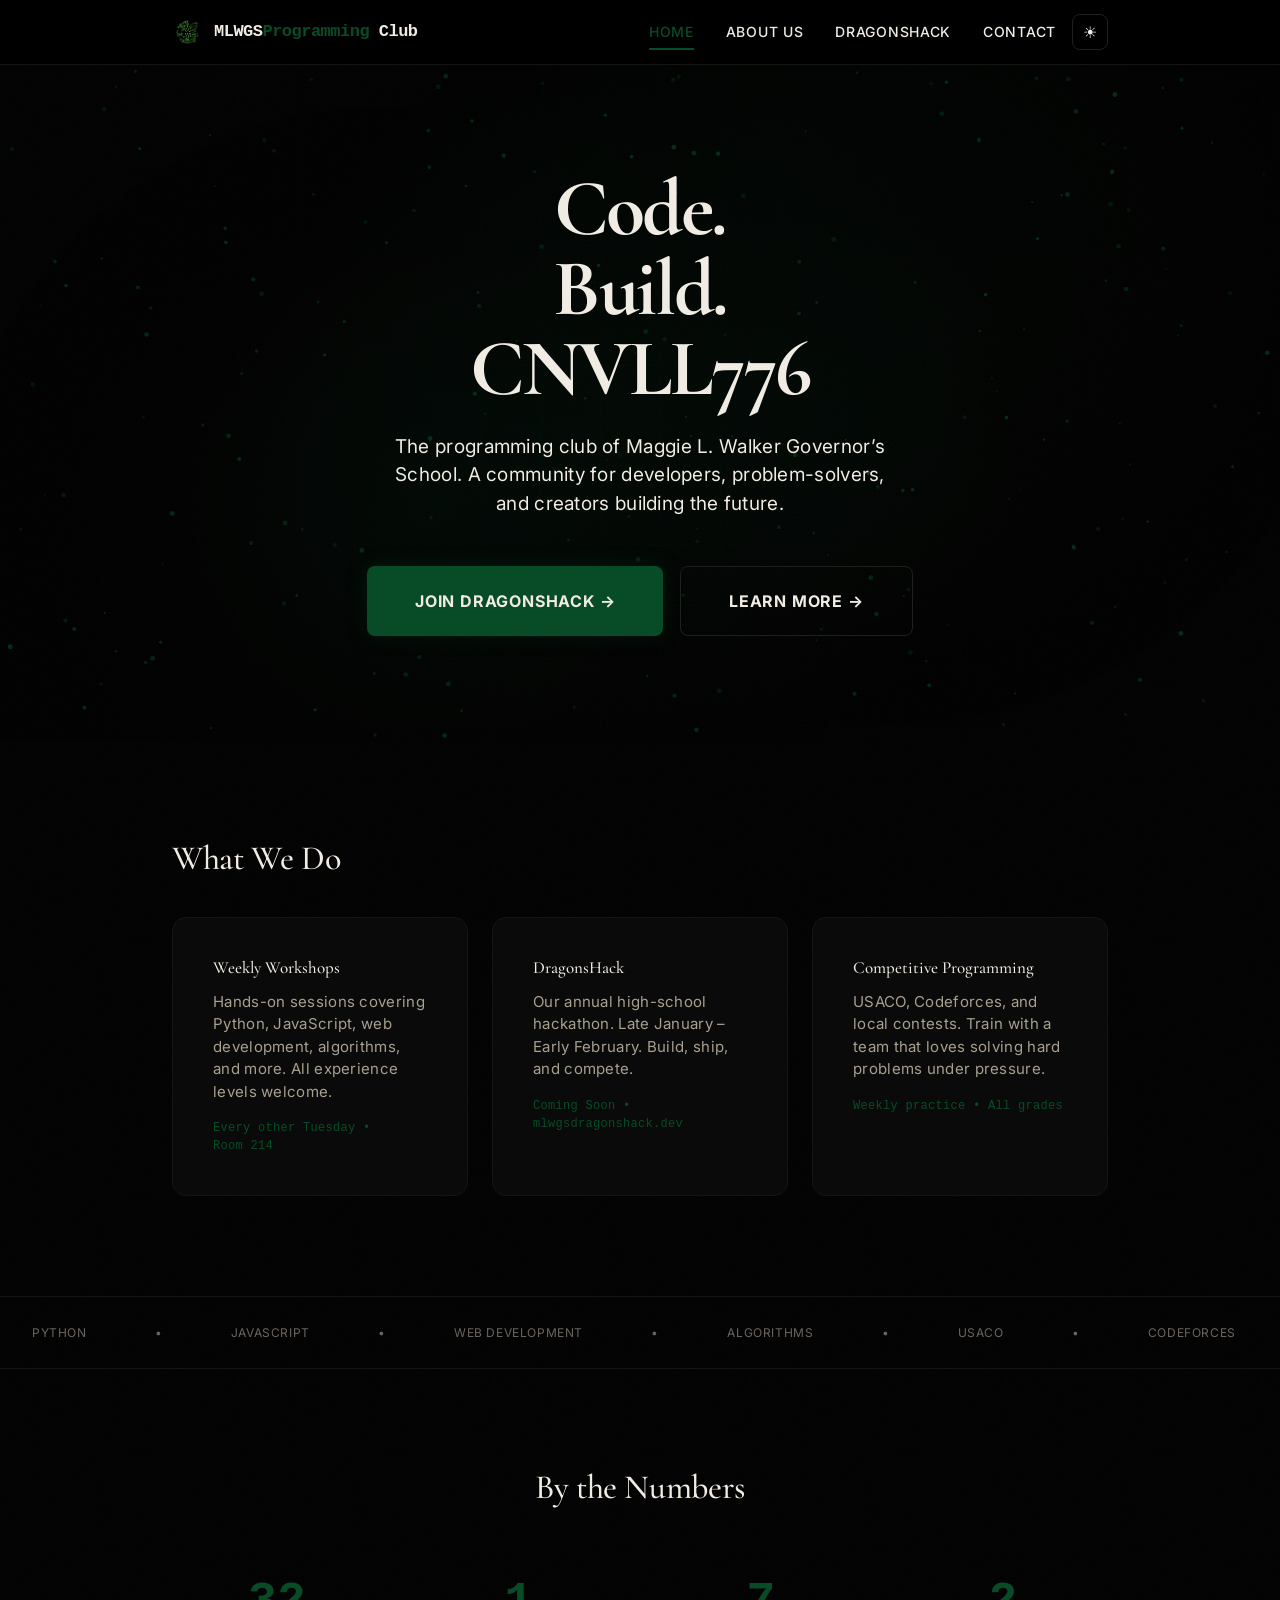
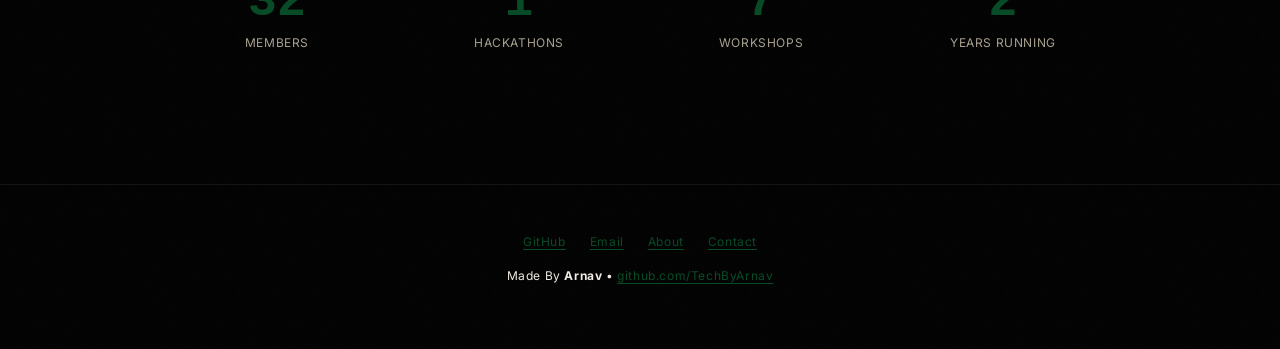
<file: index.html>
<!DOCTYPE html>
<html lang="en">
<head>
  <meta charset="UTF-8" />
  <meta name="viewport" content="width=device-width, initial-scale=1.0" />
  <title>MLWGS Programming Club | Code. Build. Compete.</title>
  <meta name="description" content="The official programming club of Maggie L. Walker Governor's School. Learn, build, and compete at DragonsHack — our annual hackathon." />
  <meta name="theme-color" content="#000000" />
  <meta name="author" content="Arnav Shukla" />

  <!-- Open Graph -->
  <meta property="og:title" content="MLWGS Programming Club | Code. Build. Compete." />
  <meta property="og:description" content="The official programming club of Maggie L. Walker Governor's School. Learn, build, and compete at DragonsHack." />
  <meta property="og:type" content="website" />
  <meta property="og:url" content="https://techbyarnav.github.io/mlwgs-programming-club/" />
  <meta property="og:image" content="https://techbyarnav.github.io/mlwgs-programming-club/assets/logo.png" />

  <!-- Twitter Card -->
  <meta name="twitter:card" content="summary" />
  <meta name="twitter:title" content="MLWGS Programming Club | Code. Build. Compete." />
  <meta name="twitter:description" content="The official programming club of Maggie L. Walker Governor's School." />
  <meta name="twitter:image" content="https://techbyarnav.github.io/mlwgs-programming-club/assets/logo.png" />

  <!-- Favicon -->
  <link rel="icon" href="assets/logo.png" />
  <link rel="apple-touch-icon" href="assets/logo.png" />

  <!-- Preconnect -->
  <link rel="preconnect" href="https://fonts.googleapis.com" />
  <link rel="preconnect" href="https://fonts.gstatic.com" crossorigin />

  <!-- Fonts: Cormorant Garamond (serif headings) + Inter (sans body) -->
  <link href="https://fonts.googleapis.com/css2?family=Cormorant+Garamond:ital,wght@0,400;0,500;0,600;0,700;1,400&family=Inter:wght@400;500;600;700&display=swap" rel="stylesheet" />

  <!-- Stylesheet -->
  <link rel="stylesheet" href="css/style.css?v=30" />

  <!-- Structured Data -->
  <script type="application/ld+json">
  {
    "@context": "https://schema.org",
    "@type": "Organization",
    "name": "MLWGS Programming Club",
    "description": "The official programming club of Maggie L. Walker Governor's School",
    "url": "https://techbyarnav.github.io/mlwgs-programming-club/",
    "logo": "https://techbyarnav.github.io/mlwgs-programming-club/assets/logo.png",
    "sameAs": ["https://github.com/TechByArnav"],
    "contactPoint": {
      "@type": "ContactPoint",
      "email": "arnav.shukla2607@gmail.com",
      "contactType": "general"
    }
  }
  </script>
</head>
<body>
  <!-- Loading Screen -->
  <div class="loading-screen">
    <img src="assets/logo.png" alt="MLWGS" class="loading-logo" />
    <div class="loading-bar"></div>
  </div>

  <!-- Scroll Progress -->
  <div class="scroll-progress" id="scrollProgress"></div>

  <header class="header">
    <div class="nav-wrap">
      <a href="index.html" class="logo" aria-label="MLWGS Programming Club home">
        <img src="assets/logo.png" alt="MLWGS dragon logo" loading="lazy" />
        <span class="name">MLWGS<span class="green">Programming</span> Club</span>
      </a>
      <button class="menu-toggle" aria-label="Toggle navigation menu" aria-expanded="false">
        <span></span><span></span><span></span>
      </button>
      <nav class="nav-links-wrapper">
        <ul class="nav-links">
          <li><a href="index.html" class="active">Home</a></li>
          <li><a href="about.html">About Us</a></li>
          <li><a href="dragonshack.html">DragonsHack</a></li>
          <li><a href="contact.html">Contact</a></li>
        </ul>
        <button class="theme-toggle" aria-label="Toggle light/dark mode" id="themeToggle">☀</button>
      </nav>
    </div>
  </header>

  <main id="main">
    <section class="hero">
      <div class="hero-bg">
        <div class="gradient-mesh"></div>
        <div class="hero-grid"></div>
        <div class="hero-glow"></div>
        <!-- Particles handled by canvas (interactive) -->
      </div>
      <div class="hero-content">
        <h1>Code.<br>Build.<br><span class="gradient-text">Compete.</span></h1>
        <p style="color: var(--text);">The programming club of Maggie L. Walker Governor&rsquo;s School. A community for developers, problem-solvers, and creators building the future.</p>
        <div class="hero-actions">
          <a href="dragonshack.html" class="btn btn-primary">Join DragonsHack &rarr;</a>
          <a href="about.html" class="btn btn-outline">Learn More &rarr;</a>
        </div>
      </div>
      <div class="scroll-indicator">
        <span>Scroll</span>
        <div class="arrow"></div>
      </div>
    </section>

    <section class="section">
      <div class="container">
        <h2 class="reveal" style="margin-bottom: var(--s-40);">What We Do</h2>
        <div style="display: grid; grid-template-columns: repeat(auto-fit, minmax(280px, 1fr)); gap: var(--s-24);">
          <article class="card reveal" tabindex="0">
            <h3>Weekly Workshops</h3>
            <p>Hands-on sessions covering Python, JavaScript, web development, algorithms, and more. All experience levels welcome.</p>
            <p class="meta">Every other Tuesday &bull; Room 214</p>
          </article>
          <article class="card reveal" tabindex="0">
            <h3>DragonsHack</h3>
            <p>Our annual high-school hackathon. Late January &ndash; Early February. Build, ship, and compete.</p>
            <p class="meta">Coming Soon &bull; mlwgsdragonshack.dev</p>
          </article>
          <article class="card reveal" tabindex="0">
            <h3>Competitive Programming</h3>
            <p>USACO, Codeforces, and local contests. Train with a team that loves solving hard problems under pressure.</p>
            <p class="meta">Weekly practice &bull; All grades</p>
          </article>
        </div>
      </div>
    </section>

    <!-- Marquee -->
    <div class="marquee">
      <div class="marquee-content">
        <span>Python</span>
        <span>•</span>
        <span>JavaScript</span>
        <span>•</span>
        <span>Web Development</span>
        <span>•</span>
        <span>Algorithms</span>
        <span>•</span>
        <span>USACO</span>
        <span>•</span>
        <span>Codeforces</span>
        <span>•</span>
        <span>Hackathons</span>
        <span>•</span>
        <span>Open Source</span>
        <span>•</span>
        <span>Python</span>
        <span>•</span>
        <span>JavaScript</span>
        <span>•</span>
        <span>Web Development</span>
        <span>•</span>
        <span>Algorithms</span>
        <span>•</span>
        <span>USACO</span>
        <span>•</span>
        <span>Codeforces</span>
        <span>•</span>
        <span>Hackathons</span>
        <span>•</span>
        <span>Open Source</span>
        <span>•</span>
      </div>
    </div>

    <!-- Stats Section -->
    <section class="section">
      <div class="container">
        <h2 class="reveal" style="margin-bottom: var(--s-40); text-align: center;">By the Numbers</h2>
        <div class="stats-grid reveal">
          <div class="stat-item">
            <div class="stat-number" data-target="50">0</div>
            <div class="stat-label">Members</div>
          </div>
          <div class="stat-item">
            <div class="stat-number" data-target="3">0</div>
            <div class="stat-label">Hackathons</div>
          </div>
          <div class="stat-item">
            <div class="stat-number" data-target="12">0</div>
            <div class="stat-label">Workshops</div>
          </div>
          <div class="stat-item">
            <div class="stat-number" data-target="4">0</div>
            <div class="stat-label">Years Running</div>
          </div>
        </div>
      </div>
    </section>
  </main>

  <footer>
    <div class="footer-content">
      <div class="footer-links">
        <a href="https://github.com/TechByArnav" target="_blank" rel="noopener noreferrer">GitHub</a>
        <a href="mailto:arnav.shukla2607@gmail.com">Email</a>
        <a href="about.html">About</a>
        <a href="contact.html">Contact</a>
      </div>
      <p>Made By <strong>Arnav</strong> &bull; <a href="https://github.com/TechByArnav" target="_blank" rel="noopener noreferrer">github.com/TechByArnav</a></p>
    </div>
  </footer>

  <!-- Back to Top -->
  <button class="back-to-top" id="backToTop" aria-label="Back to top">&uarr;</button>

  <!-- Bottom Navigation (Mobile) -->
  <nav class="bottom-nav">
    <div class="bottom-nav-items">
      <a href="index.html" class="bottom-nav-item active">
        <svg viewBox="0 0 24 24" fill="none" stroke="currentColor" stroke-width="2"><path d="m3 9 9-7 9 7v11a2 2 0 0 1-2 2H5a2 2 0 0 1-2-2z"/></svg>
        Home
      </a>
      <a href="about.html" class="bottom-nav-item">
        <svg viewBox="0 0 24 24" fill="none" stroke="currentColor" stroke-width="2"><circle cx="12" cy="12" r="10"/><path d="M12 16v-4M12 8h.01"/></svg>
        About
      </a>
      <a href="dragonshack.html" class="bottom-nav-item">
        <svg viewBox="0 0 24 24" fill="none" stroke="currentColor" stroke-width="2"><polygon points="13 2 3 14 12 14 11 22 21 10 12 10 13 2"/></svg>
        Hack
      </a>
      <a href="contact.html" class="bottom-nav-item">
        <svg viewBox="0 0 24 24" fill="none" stroke="currentColor" stroke-width="2"><path d="M21 15a2 2 0 0 1-2 2H7l-4 4V5a2 2 0 0 1 2-2h14a2 2 0 0 1 2 2z"/></svg>
        Contact
      </a>
    </div>
  </nav>

  <!-- Cursor Trail -->
  <div class="cursor-trail" id="cursorTrail"></div>

  <!-- Command Palette -->
  <div class="command-palette" id="commandPalette">
    <div class="command-palette-backdrop" id="commandPaletteBackdrop"></div>
    <div class="command-palette-content">
      <input type="text" class="command-palette-input" id="commandPaletteInput" placeholder="Search pages, links, actions..." autofocus />
      <div class="command-palette-results" id="commandPaletteResults"></div>
      <div class="command-palette-hint">
        <span><kbd>↑↓</kbd> Navigate</span>
        <span><kbd>Enter</kbd> Select</span>
        <span><kbd>Esc</kbd> Close</span>
      </div>
    </div>
  </div>

  <script src="js/main.js"></script>
</body>
</html>
</file>
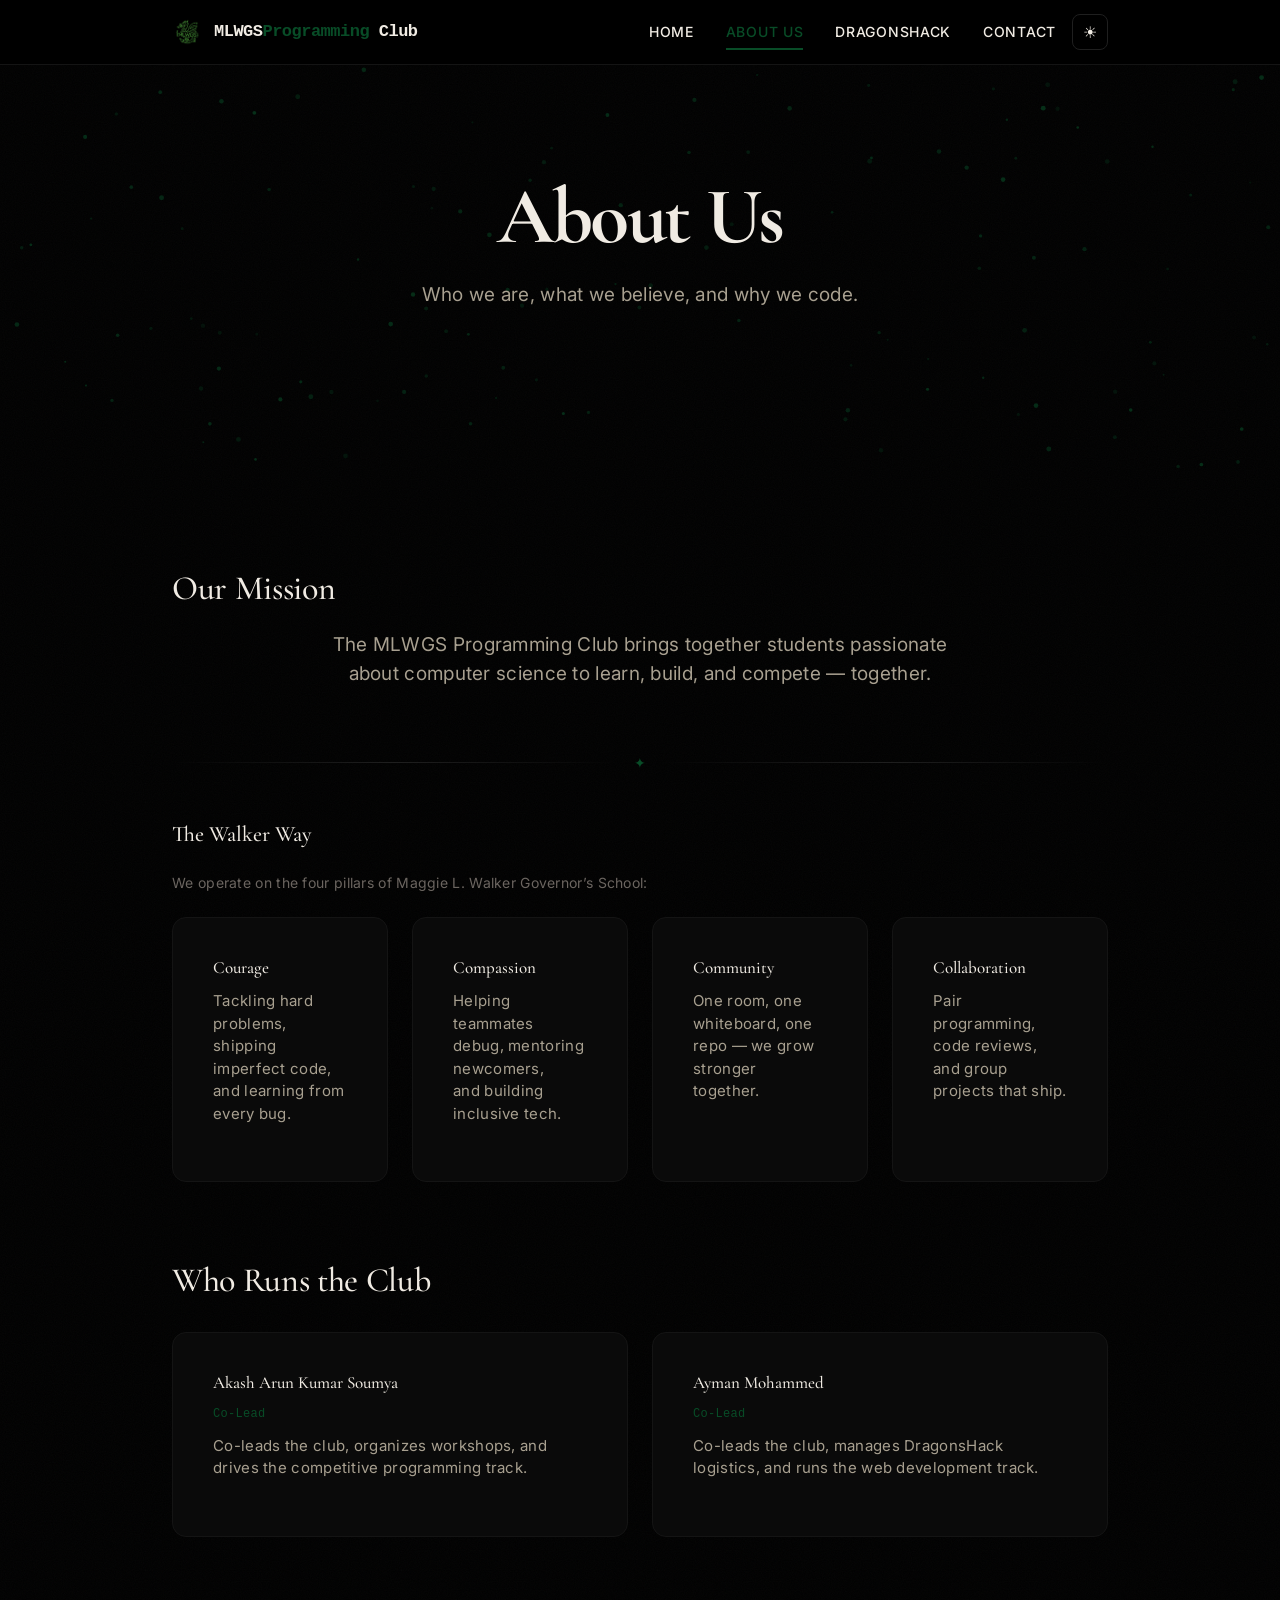
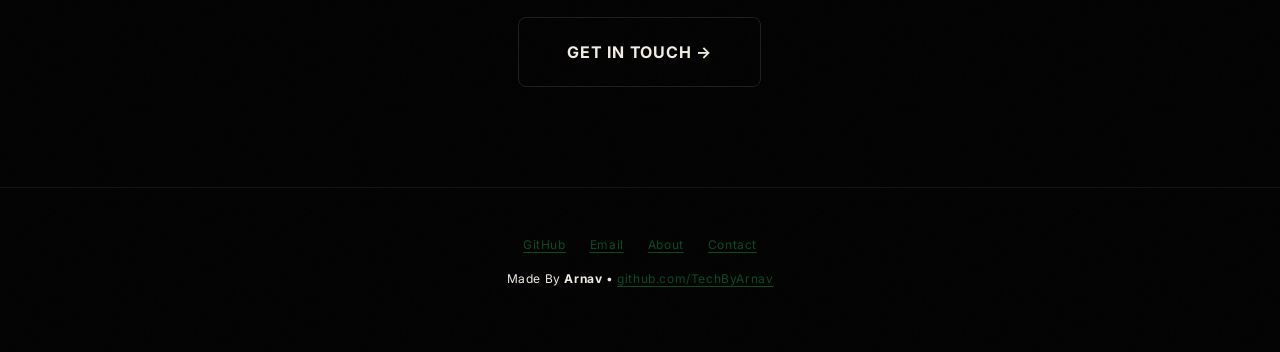
<file: about.html>
<!DOCTYPE html>
<html lang="en">
<head>
  <meta charset="UTF-8" />
  <meta name="viewport" content="width=device-width, initial-scale=1.0" />
  <title>About Us | MLWGS Programming Club</title>
  <meta name="description" content="Learn about the MLWGS Programming Club &mdash; our mission, pillars, and the students who run it." />
  <meta name="theme-color" content="#000000" />
  <meta name="author" content="Arnav Shukla" />

  <meta property="og:title" content="About Us | MLWGS Programming Club" />
  <meta property="og:description" content="Learn about the MLWGS Programming Club — our mission, pillars, and leadership." />
  <meta property="og:type" content="website" />
  <meta property="og:url" content="https://techbyarnav.github.io/mlwgs-programming-club/about.html" />
  <meta property="og:image" content="https://techbyarnav.github.io/mlwgs-programming-club/assets/logo.png" />

  <meta name="twitter:card" content="summary" />
  <meta name="twitter:title" content="About Us | MLWGS Programming Club" />
  <meta name="twitter:description" content="Learn about the MLWGS Programming Club." />
  <meta name="twitter:image" content="https://techbyarnav.github.io/mlwgs-programming-club/assets/logo.png" />

  <link rel="icon" href="assets/logo.png" />
  <link rel="apple-touch-icon" href="assets/logo.png" />
  <link rel="preconnect" href="https://fonts.googleapis.com" />
  <link rel="preconnect" href="https://fonts.gstatic.com" crossorigin />
  <link href="https://fonts.googleapis.com/css2?family=Cormorant+Garamond:ital,wght@0,400;0,500;0,600;0,700;1,400&family=Inter:wght@400;500;600;700&display=swap" rel="stylesheet" />
  <link rel="stylesheet" href="css/style.css?v=30" />

  <script type="application/ld+json">
  {
    "@context": "https://schema.org",
    "@type": "Organization",
    "name": "MLWGS Programming Club",
    "description": "The official programming club of Maggie L. Walker Governor's School",
    "url": "https://techbyarnav.github.io/mlwgs-programming-club/",
    "logo": "https://techbyarnav.github.io/mlwgs-programming-club/assets/logo.png"
  }
  </script>
</head>
<body>
  <div class="loading-screen">
    <img src="assets/logo.png" alt="MLWGS" class="loading-logo" />
    <div class="loading-bar"></div>
  </div>

  <div class="scroll-progress" id="scrollProgress"></div>

  <header class="header">
    <div class="nav-wrap">
      <a href="index.html" class="logo" aria-label="MLWGS Programming Club home">
        <img src="assets/logo.png" alt="MLWGS dragon logo" loading="lazy" />
        <span class="name">MLWGS<span class="green">Programming</span> Club</span>
      </a>
      <button class="menu-toggle" aria-label="Toggle navigation menu" aria-expanded="false">
        <span></span><span></span><span></span>
      </button>
      <nav class="nav-links-wrapper">
        <ul class="nav-links">
          <li><a href="index.html">Home</a></li>
          <li><a href="about.html" class="active">About Us</a></li>
          <li><a href="dragonshack.html">DragonsHack</a></li>
          <li><a href="contact.html">Contact</a></li>
        </ul>
        <button class="theme-toggle" aria-label="Toggle light/dark mode" id="themeToggle">☀</button>
      </nav>
    </div>
  </header>

  <main id="main">
    <section class="hero" style="min-height: 45dvh;">
      <div class="hero-content">
        <h1>About Us</h1>
        <p>Who we are, what we believe, and why we code.</p>
      </div>
    </section>

    <section class="section">
      <div class="container">
        <h2 class="reveal" style="margin-bottom: var(--s-24);">Our Mission</h2>
        <p class="reveal" style="font-size: 19px; max-width: 640px; margin: 0 auto var(--s-64) auto; text-align: center; color: var(--text-muted);">
          The MLWGS Programming Club brings together students passionate about computer science to learn, build, and compete &mdash; together.
        </p>

        <div class="ornament-divider reveal"><span class="ornament">✦</span></div>

        <h3 class="reveal" style="margin-bottom: var(--s-24);">The Walker Way</h3>
        <p class="reveal" style="margin-bottom: var(--s-24); font-size: 14px; color: var(--text-dim);">
          We operate on the four pillars of Maggie L. Walker Governor&rsquo;s School:
        </p>
        <div class="pillars-grid" style="display: grid; grid-template-columns: repeat(4, 1fr); gap: var(--s-24); margin-bottom: var(--s-80);">
          <article class="card reveal" tabindex="0">
            <h3>Courage</h3>
            <p>Tackling hard problems, shipping imperfect code, and learning from every bug.</p>
          </article>
          <article class="card reveal" tabindex="0">
            <h3>Compassion</h3>
            <p>Helping teammates debug, mentoring newcomers, and building inclusive tech.</p>
          </article>
          <article class="card reveal" tabindex="0">
            <h3>Community</h3>
            <p>One room, one whiteboard, one repo &mdash; we grow stronger together.</p>
          </article>
          <article class="card reveal" tabindex="0">
            <h3>Collaboration</h3>
            <p>Pair programming, code reviews, and group projects that ship.</p>
          </article>
        </div>

        <h2 class="reveal" style="margin-bottom: var(--s-32);">Who Runs the Club</h2>
        <div style="display: grid; grid-template-columns: repeat(auto-fit, minmax(260px, 1fr)); gap: var(--s-24);">
          <article class="card reveal" tabindex="0">
            <h3>Akash Arun Kumar Soumya</h3>
            <p style="font-family: var(--font-mono); font-size: var(--t-c); color: var(--green); margin-bottom: var(--s-12);">Co-Lead</p>
            <p>Co-leads the club, organizes workshops, and drives the competitive programming track.</p>
          </article>
          <article class="card reveal" tabindex="0">
            <h3>Ayman Mohammed</h3>
            <p style="font-family: var(--font-mono); font-size: var(--t-c); color: var(--green); margin-bottom: var(--s-12);">Co-Lead</p>
            <p>Co-leads the club, manages DragonsHack logistics, and runs the web development track.</p>
          </article>
        </div>

        <div style="text-align: center; margin-top: var(--s-80);">
          <a href="contact.html" class="btn btn-outline reveal">Get in Touch &rarr;</a>
        </div>
      </div>
    </section>
  </main>

  <footer>
    <div class="footer-content">
      <div class="footer-links">
        <a href="https://github.com/TechByArnav" target="_blank" rel="noopener noreferrer">GitHub</a>
        <a href="mailto:arnav.shukla2607@gmail.com">Email</a>
        <a href="about.html">About</a>
        <a href="contact.html">Contact</a>
      </div>
      <p>Made By <strong>Arnav</strong> &bull; <a href="https://github.com/TechByArnav" target="_blank" rel="noopener noreferrer">github.com/TechByArnav</a></p>
    </div>
  </footer>

  <button class="back-to-top" id="backToTop" aria-label="Back to top">&uarr;</button>

  <nav class="bottom-nav">
    <div class="bottom-nav-items">
      <a href="index.html" class="bottom-nav-item">
        <svg viewBox="0 0 24 24" fill="none" stroke="currentColor" stroke-width="2"><path d="m3 9 9-7 9 7v11a2 2 0 0 1-2 2H5a2 2 0 0 1-2-2z"/></svg>
        Home
      </a>
      <a href="about.html" class="bottom-nav-item active">
        <svg viewBox="0 0 24 24" fill="none" stroke="currentColor" stroke-width="2"><circle cx="12" cy="12" r="10"/><path d="M12 16v-4M12 8h.01"/></svg>
        About
      </a>
      <a href="dragonshack.html" class="bottom-nav-item">
        <svg viewBox="0 0 24 24" fill="none" stroke="currentColor" stroke-width="2"><polygon points="13 2 3 14 12 14 11 22 21 10 12 10 13 2"/></svg>
        Hack
      </a>
      <a href="contact.html" class="bottom-nav-item">
        <svg viewBox="0 0 24 24" fill="none" stroke="currentColor" stroke-width="2"><path d="M21 15a2 2 0 0 1-2 2H7l-4 4V5a2 2 0 0 1 2-2h14a2 2 0 0 1 2 2z"/></svg>
        Contact
      </a>
    </div>
  </nav>

  <div class="cursor-trail" id="cursorTrail"></div>

  <div class="command-palette" id="commandPalette">
    <div class="command-palette-backdrop" id="commandPaletteBackdrop"></div>
    <div class="command-palette-content">
      <input type="text" class="command-palette-input" id="commandPaletteInput" placeholder="Search pages, links, actions..." />
      <div class="command-palette-results" id="commandPaletteResults"></div>
      <div class="command-palette-hint">
        <span><kbd>↑↓</kbd> Navigate</span>
        <span><kbd>Enter</kbd> Select</span>
        <span><kbd>Esc</kbd> Close</span>
      </div>
    </div>
  </div>
  <script src="js/main.js"></script>
</body>
</html>
</file>
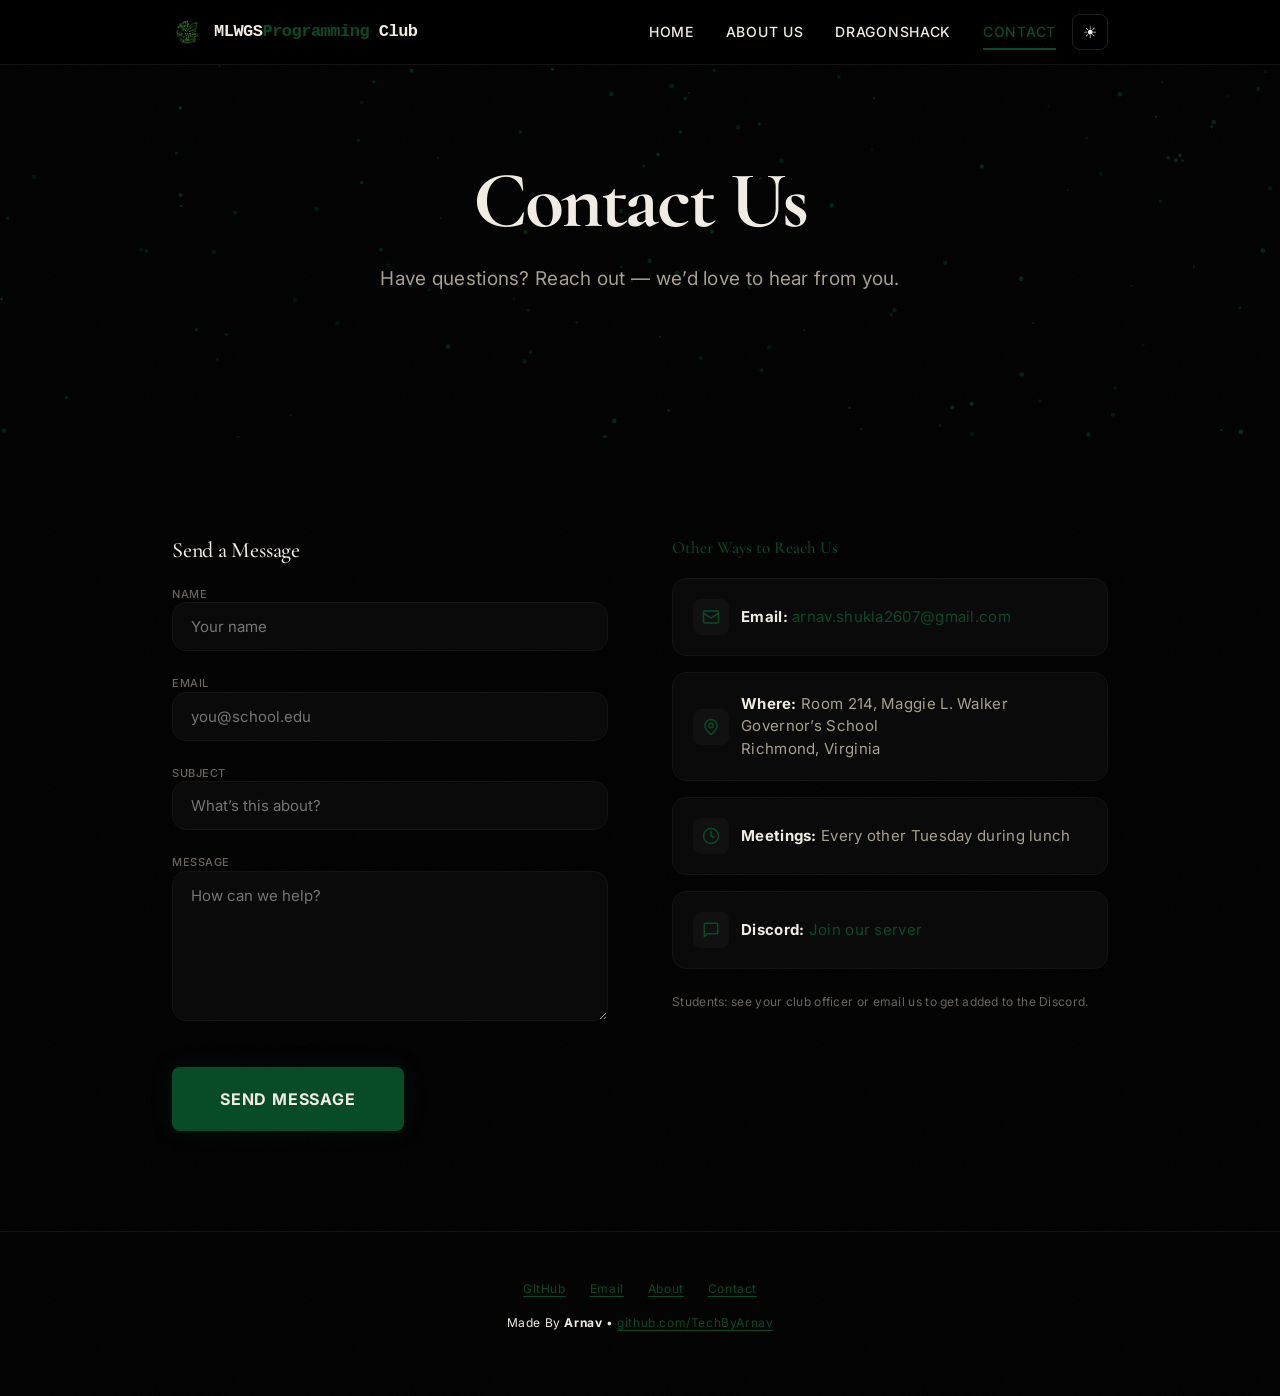
<file: contact.html>
<!DOCTYPE html>
<html lang="en">
<head>
  <meta charset="UTF-8" />
  <meta name="viewport" content="width=device-width, initial-scale=1.0" />
  <title>Contact | MLWGS Programming Club</title>
  <meta name="description" content="Get in touch with the MLWGS Programming Club &mdash; questions about DragonsHack, workshops, or joining the club." />
  <meta name="theme-color" content="#000000" />
  <meta name="author" content="Arnav Shukla" />

  <meta property="og:title" content="Contact | MLWGS Programming Club" />
  <meta property="og:description" content="Get in touch with the MLWGS Programming Club." />
  <meta property="og:type" content="website" />
  <meta property="og:url" content="https://techbyarnav.github.io/mlwgs-programming-club/contact.html" />
  <meta property="og:image" content="https://techbyarnav.github.io/mlwgs-programming-club/assets/logo.png" />

  <meta name="twitter:card" content="summary" />
  <meta name="twitter:title" content="Contact | MLWGS Programming Club" />
  <meta name="twitter:description" content="Get in touch with the MLWGS Programming Club." />
  <meta name="twitter:image" content="https://techbyarnav.github.io/mlwgs-programming-club/assets/logo.png" />

  <link rel="icon" href="assets/logo.png" />
  <link rel="apple-touch-icon" href="assets/logo.png" />
  <link rel="preconnect" href="https://fonts.googleapis.com" />
  <link rel="preconnect" href="https://fonts.gstatic.com" crossorigin />
  <link href="https://fonts.googleapis.com/css2?family=Cormorant+Garamond:ital,wght@0,400;0,500;0,600;0,700;1,400&family=Inter:wght@400;500;600;700&display=swap" rel="stylesheet" />
  <link rel="stylesheet" href="css/style.css?v=30" />

  <script type="application/ld+json">
  {
    "@context": "https://schema.org",
    "@type": "ContactPage",
    "name": "Contact MLWGS Programming Club",
    "url": "https://techbyarnav.github.io/mlwgs-programming-club/contact.html"
  }
  </script>
</head>
<body>
  <div class="loading-screen">
    <img src="assets/logo.png" alt="MLWGS" class="loading-logo" />
    <div class="loading-bar"></div>
  </div>

  <div class="scroll-progress" id="scrollProgress"></div>

  <header class="header">
    <div class="nav-wrap">
      <a href="index.html" class="logo" aria-label="MLWGS Programming Club home">
        <img src="assets/logo.png" alt="MLWGS dragon logo" loading="lazy" />
        <span class="name">MLWGS<span class="green">Programming</span> Club</span>
      </a>
      <button class="menu-toggle" aria-label="Toggle navigation menu" aria-expanded="false">
        <span></span><span></span><span></span>
      </button>
      <nav class="nav-links-wrapper">
        <ul class="nav-links">
          <li><a href="index.html">Home</a></li>
          <li><a href="about.html">About Us</a></li>
          <li><a href="dragonshack.html">DragonsHack</a></li>
          <li><a href="contact.html" class="active">Contact</a></li>
        </ul>
        <button class="theme-toggle" aria-label="Toggle light/dark mode" id="themeToggle">☀</button>
      </nav>
    </div>
  </header>

  <main id="main">
    <section class="hero" style="min-height: 35dvh;">
      <div class="hero-content">
        <h1>Contact Us</h1>
        <p>Have questions? Reach out &mdash; we&rsquo;d love to hear from you.</p>
      </div>
    </section>

    <section class="section">
      <div class="container">
        <div class="contact-grid">
          <form class="contact-form reveal" action="mailto:arnav.shukla2607@gmail.com" method="POST" enctype="text/plain">
            <h2 style="margin-bottom: var(--s-24); font-size: var(--t-h);">Send a Message</h2>
            <div class="form-group">
              <label for="name">Name</label>
              <input type="text" id="name" name="name" placeholder="Your name" required />
            </div>
            <div class="form-group">
              <label for="email">Email</label>
              <input type="email" id="email" name="email" placeholder="you@school.edu" required />
            </div>
            <div class="form-group">
              <label for="subject">Subject</label>
              <input type="text" id="subject" name="subject" placeholder="What&rsquo;s this about?" required />
            </div>
            <div class="form-group">
              <label for="message">Message</label>
              <textarea id="message" name="message" placeholder="How can we help?" required></textarea>
            </div>
            <button type="submit" class="btn btn-primary" style="margin-top: var(--s-16);">Send Message</button>
          </form>

          <div class="contact-info reveal">
            <h3>Other Ways to Reach Us</h3>
            <div class="contact-info-card">
              <span class="icon" aria-hidden="true">
                <svg width="18" height="18" viewBox="0 0 24 24" fill="none" stroke="currentColor" stroke-width="2" stroke-linecap="round" stroke-linejoin="round"><rect x="2" y="4" width="20" height="16" rx="2"/><path d="m22 7-8.97 5.7a1.94 1.94 0 0 1-2.06 0L2 7"/></svg>
              </span>
              <p><strong>Email:</strong> <a href="mailto:arnav.shukla2607@gmail.com">arnav.shukla2607@gmail.com</a></p>
            </div>
            <div class="contact-info-card">
              <span class="icon" aria-hidden="true">
                <svg width="18" height="18" viewBox="0 0 24 24" fill="none" stroke="currentColor" stroke-width="2" stroke-linecap="round" stroke-linejoin="round"><path d="M20 10c0 6-8 12-8 12s-8-6-8-12a8 8 0 0 1 16 0Z"/><circle cx="12" cy="10" r="3"/></svg>
              </span>
              <p><strong>Where:</strong> Room 214, Maggie L. Walker Governor&rsquo;s School<br>Richmond, Virginia</p>
            </div>
            <div class="contact-info-card">
              <span class="icon" aria-hidden="true">
                <svg width="18" height="18" viewBox="0 0 24 24" fill="none" stroke="currentColor" stroke-width="2" stroke-linecap="round" stroke-linejoin="round"><circle cx="12" cy="12" r="10"/><polyline points="12 6 12 12 16 14"/></svg>
              </span>
              <p><strong>Meetings:</strong> Every other Tuesday during lunch</p>
            </div>
            <div class="contact-info-card">
              <span class="icon" aria-hidden="true">
                <svg width="18" height="18" viewBox="0 0 24 24" fill="none" stroke="currentColor" stroke-width="2" stroke-linecap="round" stroke-linejoin="round"><path d="M21 15a2 2 0 0 1-2 2H7l-4 4V5a2 2 0 0 1 2-2h14a2 2 0 0 1 2 2z"/></svg>
              </span>
              <p><strong>Discord:</strong> <a href="https://discord.gg/mlwgs-programming" target="_blank" rel="noopener noreferrer">Join our server</a></p>
            </div>
            <p style="font-size: var(--t-c); color: var(--text-dim); margin-top: var(--s-24);">
              Students: see your club officer or email us to get added to the Discord.
            </p>
          </div>
        </div>
      </div>
    </section>
  </main>

  <footer>
    <div class="footer-content">
      <div class="footer-links">
        <a href="https://github.com/TechByArnav" target="_blank" rel="noopener noreferrer">GitHub</a>
        <a href="mailto:arnav.shukla2607@gmail.com">Email</a>
        <a href="about.html">About</a>
        <a href="contact.html">Contact</a>
      </div>
      <p>Made By <strong>Arnav</strong> &bull; <a href="https://github.com/TechByArnav" target="_blank" rel="noopener noreferrer">github.com/TechByArnav</a></p>
    </div>
  </footer>

  <button class="back-to-top" id="backToTop" aria-label="Back to top">&uarr;</button>

  <nav class="bottom-nav">
    <div class="bottom-nav-items">
      <a href="index.html" class="bottom-nav-item">
        <svg viewBox="0 0 24 24" fill="none" stroke="currentColor" stroke-width="2"><path d="m3 9 9-7 9 7v11a2 2 0 0 1-2 2H5a2 2 0 0 1-2-2z"/></svg>
        Home
      </a>
      <a href="about.html" class="bottom-nav-item">
        <svg viewBox="0 0 24 24" fill="none" stroke="currentColor" stroke-width="2"><circle cx="12" cy="12" r="10"/><path d="M12 16v-4M12 8h.01"/></svg>
        About
      </a>
      <a href="dragonshack.html" class="bottom-nav-item">
        <svg viewBox="0 0 24 24" fill="none" stroke="currentColor" stroke-width="2"><polygon points="13 2 3 14 12 14 11 22 21 10 12 10 13 2"/></svg>
        Hack
      </a>
      <a href="contact.html" class="bottom-nav-item active">
        <svg viewBox="0 0 24 24" fill="none" stroke="currentColor" stroke-width="2"><path d="M21 15a2 2 0 0 1-2 2H7l-4 4V5a2 2 0 0 1 2-2h14a2 2 0 0 1 2 2z"/></svg>
        Contact
      </a>
    </div>
  </nav>

  <div class="cursor-trail" id="cursorTrail"></div>

  <div class="command-palette" id="commandPalette">
    <div class="command-palette-backdrop" id="commandPaletteBackdrop"></div>
    <div class="command-palette-content">
      <input type="text" class="command-palette-input" id="commandPaletteInput" placeholder="Search pages, links, actions..." />
      <div class="command-palette-results" id="commandPaletteResults"></div>
      <div class="command-palette-hint">
        <span><kbd>↑↓</kbd> Navigate</span>
        <span><kbd>Enter</kbd> Select</span>
        <span><kbd>Esc</kbd> Close</span>
      </div>
    </div>
  </div>
  <script src="js/main.js"></script>
</body>
</html>
</file>
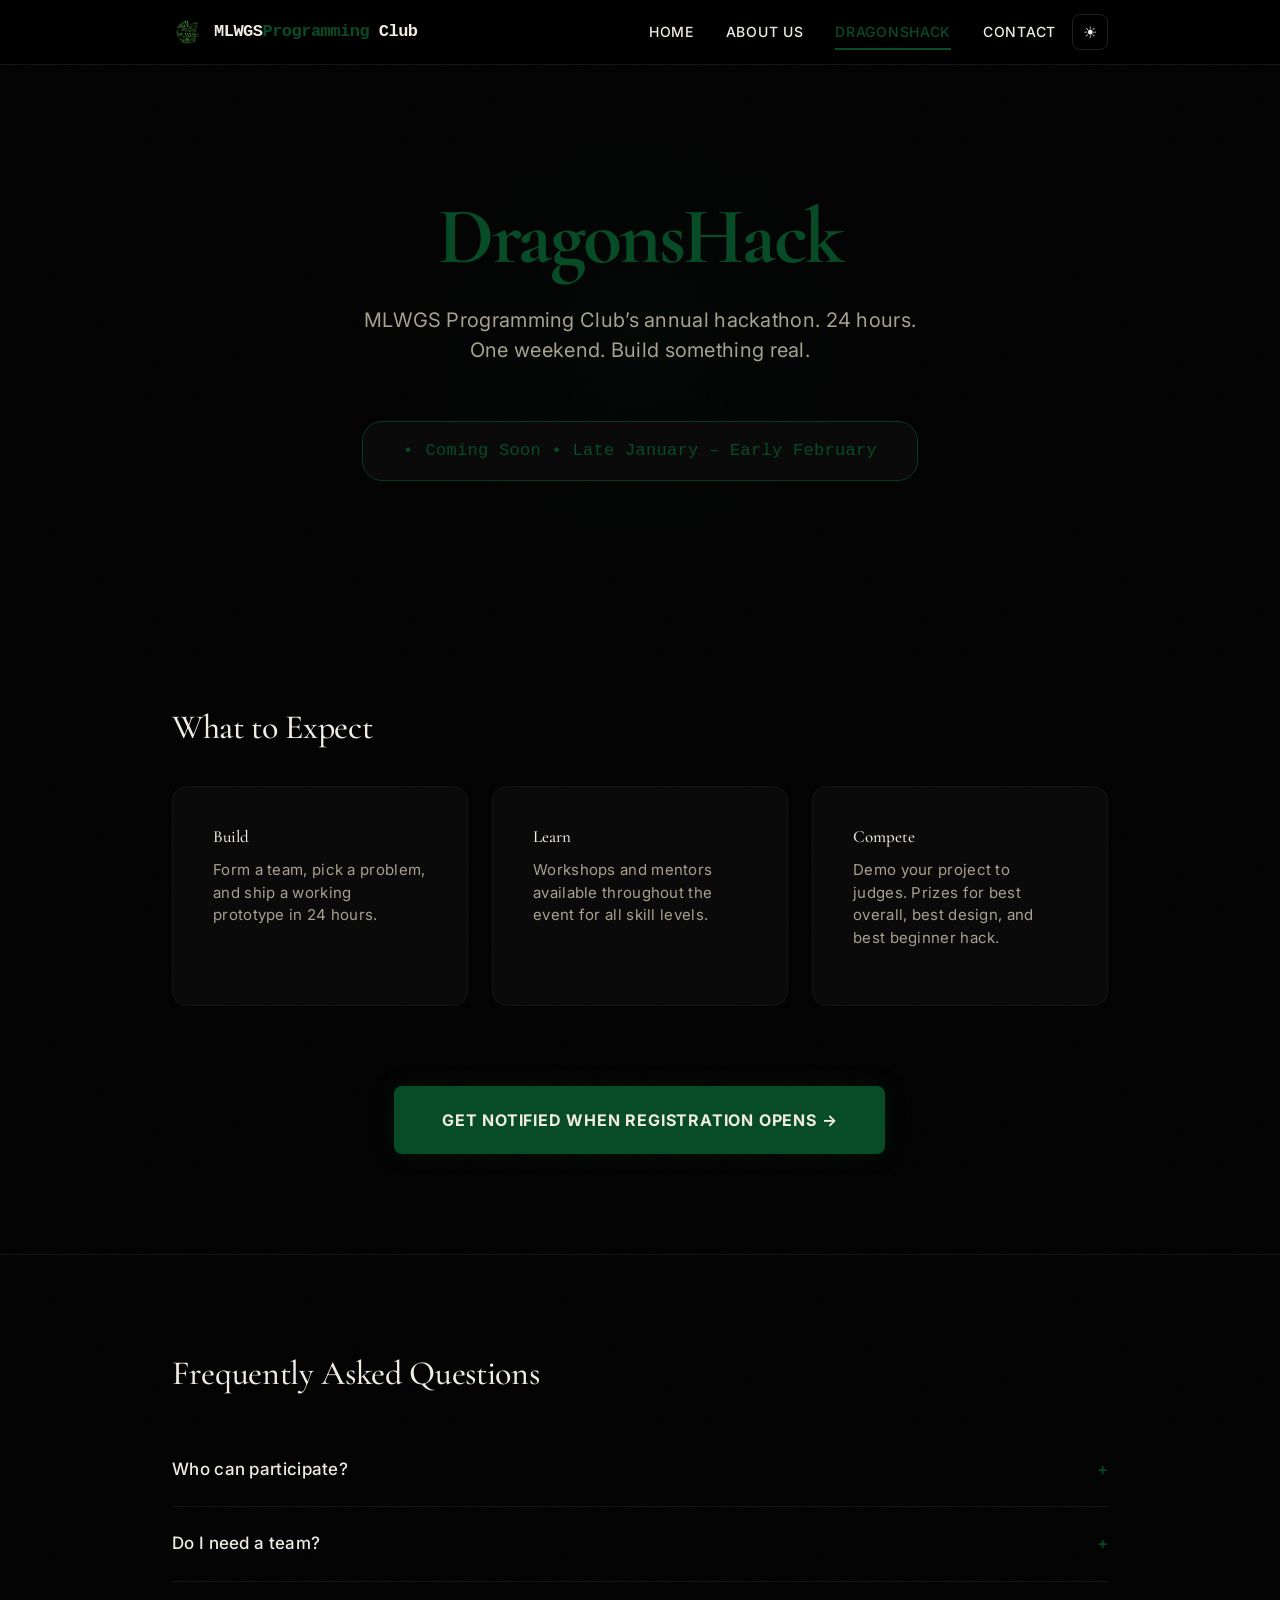
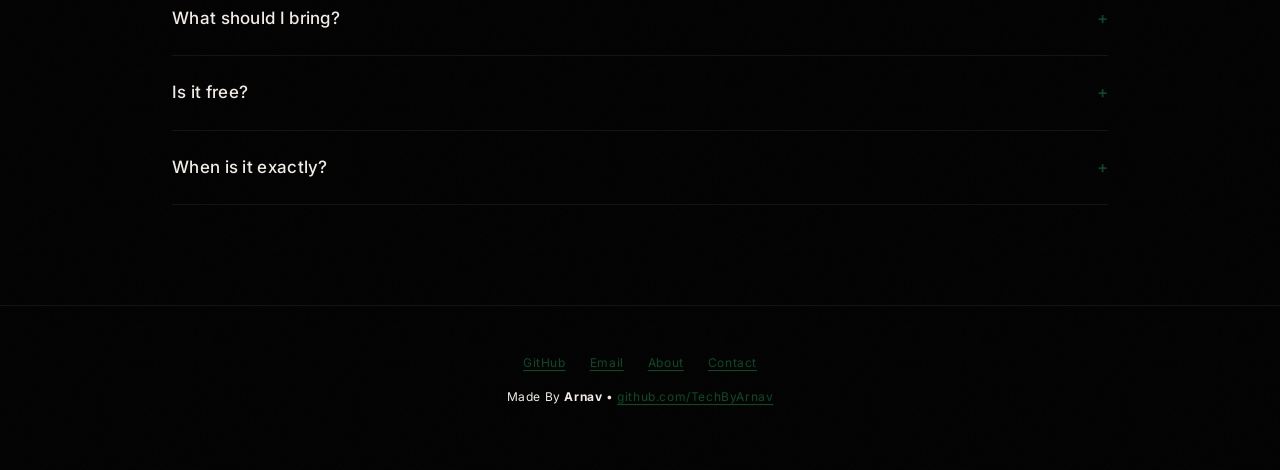
<file: dragonshack.html>
<!DOCTYPE html>
<html lang="en">
<head>
  <meta charset="UTF-8" />
  <meta name="viewport" content="width=device-width, initial-scale=1.0" />
  <title>DragonsHack | MLWGS Programming Club</title>
  <meta name="description" content="DragonsHack is the annual MLWGS Programming Club hackathon &mdash; coming soon in late January &ndash; early February. Build, ship, compete." />
  <meta name="theme-color" content="#000000" />
  <meta name="author" content="Arnav Shukla" />

  <meta property="og:title" content="DragonsHack | MLWGS Programming Club" />
  <meta property="og:description" content="DragonsHack is the annual MLWGS Programming Club hackathon — coming soon in late January – early February." />
  <meta property="og:type" content="website" />
  <meta property="og:url" content="https://techbyarnav.github.io/mlwgs-programming-club/dragonshack.html" />
  <meta property="og:image" content="https://techbyarnav.github.io/mlwgs-programming-club/assets/logo.png" />

  <meta name="twitter:card" content="summary" />
  <meta name="twitter:title" content="DragonsHack | MLWGS Programming Club" />
  <meta name="twitter:description" content="DragonsHack — annual MLWGS hackathon. Coming soon: late Jan – early Feb." />
  <meta name="twitter:image" content="https://techbyarnav.github.io/mlwgs-programming-club/assets/logo.png" />

  <link rel="icon" href="assets/logo.png" />
  <link rel="apple-touch-icon" href="assets/logo.png" />
  <link rel="preconnect" href="https://fonts.googleapis.com" />
  <link rel="preconnect" href="https://fonts.gstatic.com" crossorigin />
  <link href="https://fonts.googleapis.com/css2?family=Cormorant+Garamond:ital,wght@0,400;0,500;0,600;0,700;1,400&family=Inter:wght@400;500;600;700&display=swap" rel="stylesheet" />
  <link rel="stylesheet" href="css/style.css?v=30" />

  <script type="application/ld+json">
  {
    "@context": "https://schema.org",
    "@type": "Event",
    "name": "DragonsHack",
    "description": "MLWGS Programming Club annual hackathon",
    "organizer": {
      "@type": "Organization",
      "name": "MLWGS Programming Club"
    },
    "eventStatus": "https://schema.org/EventScheduled"
  }
  </script>
</head>
<body>
  <div class="loading-screen">
    <img src="assets/logo.png" alt="MLWGS" class="loading-logo" />
    <div class="loading-bar"></div>
  </div>

  <div class="scroll-progress" id="scrollProgress"></div>

  <header class="header">
    <div class="nav-wrap">
      <a href="index.html" class="logo" aria-label="MLWGS Programming Club home">
        <img src="assets/logo.png" alt="MLWGS dragon logo" loading="lazy" />
        <span class="name">MLWGS<span class="green">Programming</span> Club</span>
      </a>
      <button class="menu-toggle" aria-label="Toggle navigation menu" aria-expanded="false">
        <span></span><span></span><span></span>
      </button>
      <nav class="nav-links-wrapper">
        <ul class="nav-links">
          <li><a href="index.html">Home</a></li>
          <li><a href="about.html">About Us</a></li>
          <li><a href="dragonshack.html" class="active">DragonsHack</a></li>
          <li><a href="contact.html">Contact</a></li>
        </ul>
        <button class="theme-toggle" aria-label="Toggle light/dark mode" id="themeToggle">☀</button>
      </nav>
    </div>
  </header>

  <main id="main">
    <section class="coming-soon">
      <div class="container">
        <h2 class="reveal">DragonsHack</h2>
        <p class="reveal">MLWGS Programming Club&rsquo;s annual hackathon. 24 hours. One weekend. Build something real.</p>
        <div class="date-badge reveal">
          <span>&bull;</span>
          Coming Soon &bull; Late January &ndash; Early February
        </div>
      </div>
    </section>

    <section class="section">
      <div class="container">
        <h2 class="reveal" style="margin-bottom: var(--s-40);">What to Expect</h2>
        <div style="display: grid; grid-template-columns: repeat(auto-fit, minmax(280px, 1fr)); gap: var(--s-24); margin-bottom: var(--s-80);">
          <article class="card reveal" tabindex="0">
            <h3>Build</h3>
            <p>Form a team, pick a problem, and ship a working prototype in 24 hours.</p>
          </article>
          <article class="card reveal" tabindex="0">
            <h3>Learn</h3>
            <p>Workshops and mentors available throughout the event for all skill levels.</p>
          </article>
          <article class="card reveal" tabindex="0">
            <h3>Compete</h3>
            <p>Demo your project to judges. Prizes for best overall, best design, and best beginner hack.</p>
          </article>
        </div>

        <div style="text-align: center;">
          <a href="contact.html" class="btn btn-primary reveal">Get Notified When Registration Opens &rarr;</a>
        </div>
      </div>
    </section>

    <!-- FAQ Section -->
    <section class="section">
      <div class="container">
        <h2 class="reveal" style="margin-bottom: var(--s-40);">Frequently Asked Questions</h2>
        <div class="reveal">
          <div class="faq-item">
            <div class="faq-question">
              <span>Who can participate?</span>
              <span class="icon">+</span>
            </div>
            <div class="faq-answer">Any MLWGS student is welcome! No prior experience required — we have mentors and workshops for beginners.</div>
          </div>
          <div class="faq-item">
            <div class="faq-question">
              <span>Do I need a team?</span>
              <span class="icon">+</span>
            </div>
            <div class="faq-answer">You can come solo or with a team. We'll help you find teammates at the event if needed.</div>
          </div>
          <div class="faq-item">
            <div class="faq-question">
              <span>What should I bring?</span>
              <span class="icon">+</span>
            </div>
            <div class="faq-answer">Just your laptop and charger. We'll provide food, drinks, Wi-Fi, and swag.</div>
          </div>
          <div class="faq-item">
            <div class="faq-question">
              <span>Is it free?</span>
              <span class="icon">+</span>
            </div>
            <div class="faq-answer">Yes! DragonsHack is completely free for all MLWGS students.</div>
          </div>
          <div class="faq-item">
            <div class="faq-question">
              <span>When is it exactly?</span>
              <span class="icon">+</span>
            </div>
            <div class="faq-answer">Late January to early February. Exact dates coming soon — check back or get notified!</div>
          </div>
        </div>
      </div>
    </section>
  </main>

  <footer>
    <div class="footer-content">
      <div class="footer-links">
        <a href="https://github.com/TechByArnav" target="_blank" rel="noopener noreferrer">GitHub</a>
        <a href="mailto:arnav.shukla2607@gmail.com">Email</a>
        <a href="about.html">About</a>
        <a href="contact.html">Contact</a>
      </div>
      <p>Made By <strong>Arnav</strong> &bull; <a href="https://github.com/TechByArnav" target="_blank" rel="noopener noreferrer">github.com/TechByArnav</a></p>
    </div>
  </footer>

  <button class="back-to-top" id="backToTop" aria-label="Back to top">&uarr;</button>

  <nav class="bottom-nav">
    <div class="bottom-nav-items">
      <a href="index.html" class="bottom-nav-item">
        <svg viewBox="0 0 24 24" fill="none" stroke="currentColor" stroke-width="2"><path d="m3 9 9-7 9 7v11a2 2 0 0 1-2 2H5a2 2 0 0 1-2-2z"/></svg>
        Home
      </a>
      <a href="about.html" class="bottom-nav-item">
        <svg viewBox="0 0 24 24" fill="none" stroke="currentColor" stroke-width="2"><circle cx="12" cy="12" r="10"/><path d="M12 16v-4M12 8h.01"/></svg>
        About
      </a>
      <a href="dragonshack.html" class="bottom-nav-item active">
        <svg viewBox="0 0 24 24" fill="none" stroke="currentColor" stroke-width="2"><polygon points="13 2 3 14 12 14 11 22 21 10 12 10 13 2"/></svg>
        Hack
      </a>
      <a href="contact.html" class="bottom-nav-item">
        <svg viewBox="0 0 24 24" fill="none" stroke="currentColor" stroke-width="2"><path d="M21 15a2 2 0 0 1-2 2H7l-4 4V5a2 2 0 0 1 2-2h14a2 2 0 0 1 2 2z"/></svg>
        Contact
      </a>
    </div>
  </nav>

  <div class="cursor-trail" id="cursorTrail"></div>

  <div class="command-palette" id="commandPalette">
    <div class="command-palette-backdrop" id="commandPaletteBackdrop"></div>
    <div class="command-palette-content">
      <input type="text" class="command-palette-input" id="commandPaletteInput" placeholder="Search pages, links, actions..." />
      <div class="command-palette-results" id="commandPaletteResults"></div>
      <div class="command-palette-hint">
        <span><kbd>↑↓</kbd> Navigate</span>
        <span><kbd>Enter</kbd> Select</span>
        <span><kbd>Esc</kbd> Close</span>
      </div>
    </div>
  </div>
  <script src="js/main.js"></script>
</body>
</html>
</file>
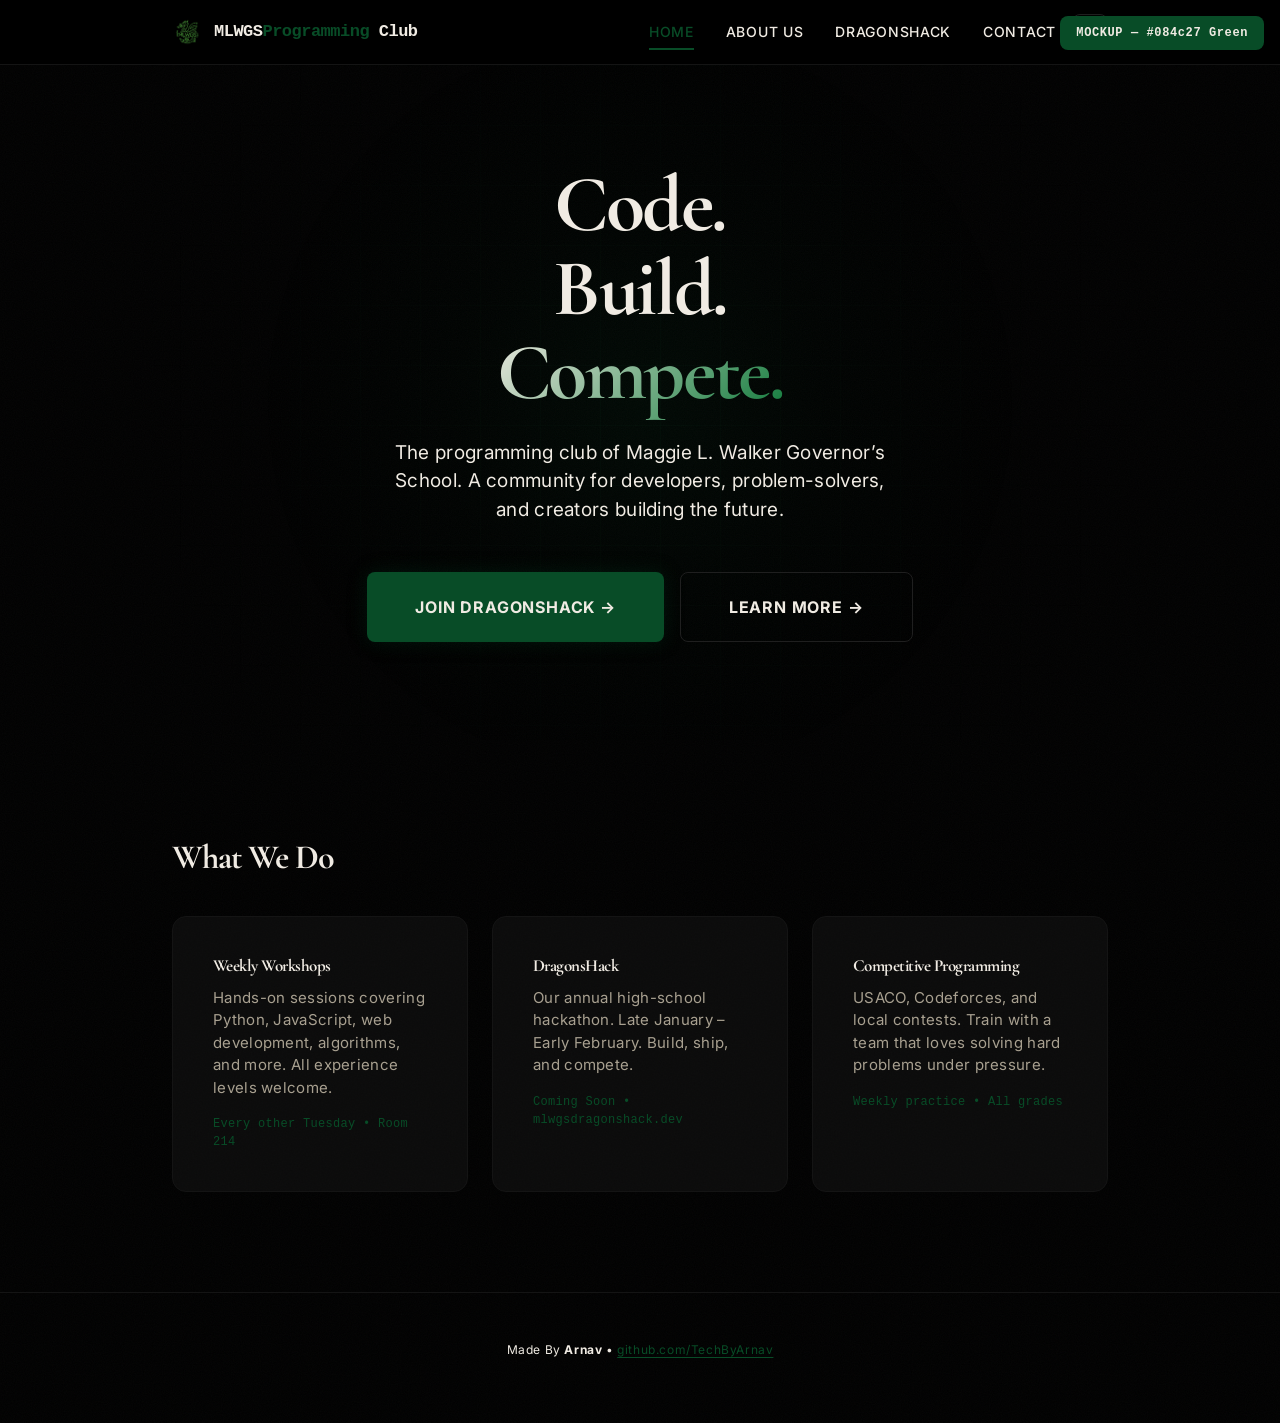
<file: mockup-deep-green.html>
<!DOCTYPE html>
<html lang="en">
<head>
  <meta charset="UTF-8" />
  <meta name="viewport" content="width=device-width, initial-scale=1.0" />
  <title>MLWGS Programming Club — Mockup (#084c27)</title>
  <link rel="preconnect" href="https://fonts.googleapis.com" />
  <link rel="preconnect" href="https://fonts.gstatic.com" crossorigin />
  <link href="https://fonts.googleapis.com/css2?family=Cormorant+Garamond:ital,wght@0,400;0,500;0,600;0,700;1,400&family=Inter:wght@400;500;600;700&display=swap" rel="stylesheet" />
  <style>
    :root {
      --canvas: #000000;
      --surface: #0a0a0a;
      --border: #141414;
      --border-soft: #1f1f1f;
      --text: #f0ebe3;
      --text-muted: #a8a090;
      --text-dim: #6b6560;
      --green: #084c27;
      --green-dim: #053a1e;
      --green-hover: #0a6b35;
      --green-glow: rgba(8, 76, 39, 0.25);
      --green-light: #0f7a3a;
      --parchment: #f0ebe3;
      --font-display: 'Cormorant Garamond', Georgia, serif;
      --font-ui: 'Inter', -apple-system, sans-serif;
      --font-mono: 'SF Mono', 'Courier New', monospace;
      --fw-reg: 400;
      --fw-med: 500;
      --fw-bold: 700;
      --t-cs: 11px;
      --t-c: 12px;
      --t-b: 15px;
      --t-sm: 17px;
      --t-h: 22px;
      --t-hl: 34px;
      --t-d: clamp(56px, 8vw, 80px);
      --ls-tight: -0.03em;
      --ls-wide: 0.05em;
      --s-4: 4px;
      --s-8: 8px;
      --s-12: 12px;
      --s-16: 16px;
      --s-20: 20px;
      --s-24: 24px;
      --s-32: 32px;
      --s-40: 40px;
      --s-48: 48px;
      --s-64: 64px;
      --s-96: 96px;
      --s-128: 128px;
      --r-sm: 8px;
      --r-md: 14px;
      --r-lg: 20px;
      --max-w: 1000px;
      --section-gap: 100px;
      --m-fast: 200ms cubic-bezier(0.16, 1, 0.3, 1);
      --m-base: 400ms cubic-bezier(0.16, 1, 0.3, 1);
      --m-spring: cubic-bezier(0.34, 1.56, 0.64, 1);
    }

    *, *::before, *::after { box-sizing: border-box; margin: 0; padding: 0; }
    html { scroll-behavior: smooth; min-height: 100dvh; }
    body {
      background: var(--canvas);
      color: var(--text);
      font-family: var(--font-ui);
      font-size: var(--t-b);
      line-height: 1.5;
      font-weight: var(--fw-reg);
      letter-spacing: 0.02em;
      -webkit-font-smoothing: antialiased;
      min-height: 100dvh;
      display: flex;
      flex-direction: column;
      background-image: url("data:image/svg+xml,%3Csvg viewBox='0 0 256 256' xmlns='http://www.w3.org/2000/svg'%3E%3Cfilter id='noise'%3E%3CfeTurbulence type='fractalNoise' baseFrequency='0.9' numOctaves='4' stitchTiles='stitch'/%3E%3C/filter%3E%3Crect width='100%25' height='100%25' filter='url(%23noise)' opacity='0.03'/%3E%3C/svg%3E");
      background-repeat: repeat;
      background-size: 256px 256px;
    }

    h1, h2, h3, h4 {
      font-family: var(--font-display);
      font-weight: var(--fw-bold);
      letter-spacing: var(--ls-tight);
      color: var(--text);
      line-height: 1.05;
      margin: 0 0 var(--s-16) 0;
    }
    h1 { font-size: var(--t-d); }
    h2 { font-size: var(--t-hl); }
    h3 { font-size: var(--t-h); }

    p { margin: 0 0 var(--s-16) 0; color: var(--text); }
    a { color: var(--green); text-decoration: none; transition: color var(--m-fast); }
    a:hover { color: var(--green-hover); }

    .container { max-width: var(--max-w); margin: 0 auto; padding: 0 var(--s-32); width: 100%; }
    .section { padding: var(--section-gap) 0; position: relative; }
    .section + .section { border-top: 1px solid var(--border); }

    /* Nav */
    .header {
      position: sticky; top: 0; z-index: 500;
      border-bottom: 1px solid var(--border);
      background: rgba(0, 0, 0, 0.9);
      backdrop-filter: blur(20px);
    }
    .nav-wrap {
      display: flex; align-items: center; justify-content: space-between;
      height: 64px; max-width: var(--max-w); margin: 0 auto; padding: 0 var(--s-32); width: 100%;
    }
    .logo {
      display: flex; align-items: center; gap: var(--s-12);
      text-decoration: none; font-family: var(--font-mono); font-size: 17px;
      font-weight: var(--fw-bold); color: var(--text); letter-spacing: var(--ls-tight);
    }
    .logo img { width: 30px; height: 30px; display: block; }
    .logo .name { color: var(--text); }
    .logo .name span.green { color: var(--green); }
    .nav-links-wrapper { display: flex; align-items: center; gap: var(--s-16); }
    .nav-links { display: flex; flex-direction: row; align-items: center; gap: var(--s-32); list-style: none; margin: 0; padding: 0; }
    .nav-links li { list-style: none; margin: 0; padding: 0; }
    .nav-links a {
      color: var(--text); font-size: 14px; font-weight: var(--fw-med);
      letter-spacing: var(--ls-wide); text-transform: uppercase;
      padding: var(--s-8) 0; position: relative; transition: color var(--m-fast); white-space: nowrap;
    }
    .nav-links a:hover { color: var(--green); }
    .nav-links a.active { color: var(--green); }
    .nav-links a.active::after {
      content: ''; position: absolute; bottom: -2px; left: 0; width: 100%; height: 2px; background: var(--green);
    }
    .theme-toggle {
      background: none; border: 1px solid var(--border-soft); color: var(--text);
      width: 36px; height: 36px; border-radius: var(--r-sm); cursor: pointer;
      display: flex; align-items: center; justify-content: center; font-size: 16px;
      transition: all var(--m-fast); flex-shrink: 0;
    }
    .theme-toggle:hover { border-color: var(--green); color: var(--green); }

    /* Hero */
    .hero {
      min-height: 75dvh; display: flex; align-items: center; justify-content: center;
      text-align: center; padding: var(--s-96) var(--s-32); position: relative; overflow: visible;
    }
    .hero-bg { position: absolute; inset: 0; z-index: 0; pointer-events: none; overflow: hidden; }
    .hero-glow {
      position: absolute; top: 50%; left: 50%; width: 900px; height: 900px;
      background: radial-gradient(circle, rgba(8, 76, 39, 0.12) 0%, rgba(8, 76, 39, 0.04) 30%, transparent 60%);
      transform: translate(-50%, -50%); animation: glowPulse 4s ease-in-out infinite; mix-blend-mode: screen;
    }
    @keyframes glowPulse { 0%, 100% { opacity: 0.6; transform: translate(-50%, -50%) scale(1); } 50% { opacity: 1; transform: translate(-50%, -50%) scale(1.15); } }
    .hero-grid {
      position: absolute; inset: 0;
      background-image: linear-gradient(rgba(8, 76, 39, 0.06) 1px, transparent 1px), linear-gradient(90deg, rgba(8, 76, 39, 0.06) 1px, transparent 1px);
      background-size: 60px 60px;
      mask-image: radial-gradient(circle at center, black 0%, transparent 70%);
      animation: gridShift 20s linear infinite;
    }
    @keyframes gridShift { 0% { background-position: 0 0; } 100% { background-position: 60px 60px; } }
    .hero-content { position: relative; max-width: 700px; z-index: 1; }
    .hero h1 { font-size: var(--t-d); font-weight: var(--fw-bold); margin-bottom: var(--s-24); letter-spacing: var(--ls-tight); opacity: 0; transform: translateY(24px); animation: heroText 1000ms cubic-bezier(0.34, 1.56, 0.64, 1) forwards; }
    .hero h1 span.gradient-text { background: linear-gradient(135deg, var(--parchment) 0%, #0f7a3a 100%); -webkit-background-clip: text; -webkit-text-fill-color: transparent; background-clip: text; }
    .hero p { font-size: 19px; color: var(--parchment); margin-bottom: var(--s-48); max-width: 520px; margin-left: auto; margin-right: auto; opacity: 0; transform: translateY(24px); animation: heroText 1000ms cubic-bezier(0.34, 1.56, 0.64, 1) 200ms forwards; }
    .hero-actions { display: flex; gap: var(--s-16); justify-content: center; flex-wrap: wrap; opacity: 0; transform: translateY(24px); animation: heroText 1000ms cubic-bezier(0.34, 1.56, 0.64, 1) 400ms forwards; }
    @keyframes heroText { to { opacity: 1; transform: translateY(0); } }

    /* Buttons */
    .btn {
      display: inline-flex; align-items: center; justify-content: center; gap: var(--s-8);
      padding: 22px 48px; border-radius: 8px; font-family: var(--font-ui); font-size: 16px;
      font-weight: var(--fw-bold); letter-spacing: var(--ls-wide); text-transform: uppercase;
      text-decoration: none; cursor: pointer; border: none;
      transition: all 200ms cubic-bezier(0.16, 1, 0.3, 1); white-space: nowrap; min-width: 180px;
    }
    .btn-primary { background: var(--green); color: var(--parchment); box-shadow: 0 0 20px var(--green-glow); }
    .btn-primary:hover { background: var(--green-hover); color: var(--parchment); transform: translateY(-3px); box-shadow: 0 0 30px var(--green-glow); }
    .btn-outline { background: transparent; color: var(--text); border: 1px solid var(--border-soft); }
    .btn-outline:hover { background: var(--surface-elev); border-color: var(--text); color: var(--text); transform: translateY(-3px); }

    /* Cards */
    .card {
      background: var(--surface); border: 1px solid var(--border); border-radius: var(--r-md);
      padding: var(--s-40); transition: all 400ms cubic-bezier(0.16, 1, 0.3, 1); position: relative; overflow: hidden;
      background-image: url("data:image/svg+xml,%3Csvg viewBox='0 0 256 256' xmlns='http://www.w3.org/2000/svg'%3E%3Cfilter id='paper'%3E%3CfeTurbulence type='fractalNoise' baseFrequency='0.65' numOctaves='3' stitchTiles='stitch'/%3E%3C/filter%3E%3Crect width='100%25' height='100%25' filter='url(%23paper)' opacity='0.02'/%3E%3C/svg%3E");
      background-size: 256px 256px;
    }
    .card::before { content: ''; position: absolute; top: 0; left: 0; right: 0; height: 1px; background: linear-gradient(90deg, transparent, var(--green-dim), transparent); opacity: 0; transition: opacity 400ms; }
    .card:hover { border-color: var(--green-dim); transform: translateY(-4px); box-shadow: 0 16px 40px rgba(0, 0, 0, 0.5); }
    .card:hover::before { opacity: 1; }
    .card h3 { font-size: var(--t-sm); margin-bottom: var(--s-12); color: var(--text); }
    .card p { color: var(--text-muted); font-size: var(--t-b); margin-bottom: var(--s-16); }
    .card .meta { font-family: var(--font-mono); font-size: var(--t-c); color: var(--green); margin-bottom: 0; }

    /* Footer */
    footer { margin-top: auto; padding: var(--s-48) 0; border-top: 1px solid var(--border); text-align: center; font-size: var(--t-c); color: var(--text-dim); letter-spacing: var(--ls-wide); }
    .footer-content { max-width: var(--max-w); margin: 0 auto; padding: 0 var(--s-32); width: 100%; }
    .footer-content a { color: var(--green); text-decoration: underline; text-underline-offset: 3px; }
    .footer-content a:hover { color: var(--text); }

    /* Mockup label */
    .mockup-label {
      position: fixed; top: 16px; right: 16px; background: var(--green); color: var(--parchment);
      padding: 8px 16px; border-radius: 8px; font-family: var(--font-mono); font-size: 12px;
      font-weight: var(--fw-bold); z-index: 1000; letter-spacing: 0.05em;
    }
  </style>
</head>
<body>
  <div class="mockup-label">MOCKUP — #084c27 Green</div>

  <header class="header">
    <div class="nav-wrap">
      <a href="#" class="logo">
        <img src="assets/logo.png" alt="MLWGS dragon logo" />
        <span class="name">MLWGS<span class="green">Programming</span> Club</span>
      </a>
      <nav class="nav-links-wrapper">
        <ul class="nav-links">
          <li><a href="#" class="active">Home</a></li>
          <li><a href="#">About Us</a></li>
          <li><a href="#">DragonsHack</a></li>
          <li><a href="#">Contact</a></li>
        </ul>
        <button class="theme-toggle">☀</button>
      </nav>
    </div>
  </header>

  <main>
    <section class="hero">
      <div class="hero-bg">
        <div class="hero-grid"></div>
        <div class="hero-glow"></div>
      </div>
      <div class="hero-content">
        <h1>Code.<br>Build.<br><span class="gradient-text">Compete.</span></h1>
        <p>The programming club of Maggie L. Walker Governor&rsquo;s School. A community for developers, problem-solvers, and creators building the future.</p>
        <div class="hero-actions">
          <a href="#" class="btn btn-primary">Join DragonsHack &rarr;</a>
          <a href="#" class="btn btn-outline">Learn More &rarr;</a>
        </div>
      </div>
    </section>

    <section class="section">
      <div class="container">
        <h2 style="margin-bottom: var(--s-40);">What We Do</h2>
        <div style="display: grid; grid-template-columns: repeat(auto-fit, minmax(280px, 1fr)); gap: var(--s-24);">
          <article class="card">
            <h3>Weekly Workshops</h3>
            <p>Hands-on sessions covering Python, JavaScript, web development, algorithms, and more. All experience levels welcome.</p>
            <p class="meta">Every other Tuesday &bull; Room 214</p>
          </article>
          <article class="card">
            <h3>DragonsHack</h3>
            <p>Our annual high-school hackathon. Late January &ndash; Early February. Build, ship, and compete.</p>
            <p class="meta">Coming Soon &bull; mlwgsdragonshack.dev</p>
          </article>
          <article class="card">
            <h3>Competitive Programming</h3>
            <p>USACO, Codeforces, and local contests. Train with a team that loves solving hard problems under pressure.</p>
            <p class="meta">Weekly practice &bull; All grades</p>
          </article>
        </div>
      </div>
    </section>
  </main>

  <footer>
    <div class="footer-content">
      <p>Made By <strong>Arnav</strong> &bull; <a href="https://github.com/TechByArnav" target="_blank" rel="noopener noreferrer">github.com/TechByArnav</a></p>
    </div>
  </footer>
</body>
</html>
</file>
<file: css/style.css>
/* ==========================================================================
   MLWGS Programming Club — Premium Design System (Final)
   Black canvas + refined green. All motion features. Premium feel.
   ========================================================================== */

:root {
  /* ── Surfaces ── */
  --canvas: #000000;
  --surface: #0a0a0a;
  --surface-elev: #111111;
  --border: #141414;
  --border-soft: #1f1f1f;

  /* ── Text (warm parchment tones) ── */
  --text: #f0ebe3;
  --text-muted: #a8a090;
  --text-dim: #6b6560;

  /* ── Deep Pine Green (sole accent — modern heritage) ── */
  --green: #084c27;
  --green-dim: #053a1e;
  --green-hover: #0a6b35;
  --green-glow: rgba(8, 76, 39, 0.25);
  --green-light: #0f7a3a;

  /* ── Warm Parchment (text instead of white) ── */
  --parchment: #f0ebe3;
  --parchment-dim: #c8c0b4;

  /* ── Typography: 1 serif + 1 sans ── */
  --font-display: 'Cormorant Garamond', 'Playfair Display', Georgia, 'Times New Roman', serif;
  --font-ui: 'Inter', -apple-system, BlinkMacSystemFont, 'Segoe UI', Roboto,
    Helvetica, Arial, sans-serif;
  --font-mono: 'Commit Mono', 'IBM Plex Mono', 'SF Mono',
    'Courier New', Courier, monospace;

  --fw-reg: 400;
  --fw-med: 500;
  --fw-bold: 700;

  /* ── Type Scale ── */
  --t-cs: 11px;
  --t-c: 12px;
  --t-b: 15px;
  --t-sm: 17px;
  --t-h: 22px;
  --t-hl: 34px;
  --t-d: clamp(56px, 8vw, 80px);

  --ls-tight: -0.03em;
  --ls-normal: 0em;
  --ls-wide: 0.05em;

  /* ── Spacing (8px base) ── */
  --s-4: 4px;
  --s-8: 8px;
  --s-12: 12px;
  --s-16: 16px;
  --s-20: 20px;
  --s-24: 24px;
  --s-32: 32px;
  --s-40: 40px;
  --s-48: 48px;
  --s-56: 56px;
  --s-64: 64px;
  --s-80: 80px;
  --s-96: 96px;
  --s-128: 128px;

  /* ── Radius ── */
  --r-sm: 8px;
  --r-md: 14px;
  --r-lg: 20px;
  --r-pill: 9999px;

  /* ── Motion ── */
  --m-fast: 200ms cubic-bezier(0.16, 1, 0.3, 1);
  --m-base: 400ms cubic-bezier(0.16, 1, 0.3, 1);
  --m-slow: 700ms cubic-bezier(0.16, 1, 0.3, 1);
  --m-spring: cubic-bezier(0.34, 1.56, 0.64, 1);

  /* ── Layout ── */
  --max-w: 1000px;
  --section-gap: 100px;
}

/* ── Light Mode (warm parchment) ── */
body.light {
  --canvas: #f5f0e8;
  --surface: #faf5ed;
  --surface-elev: #f0ebe3;
  --border: #d8d0c4;
  --border-soft: #c8c0b4;
  --text: #2a2520;
  --text-muted: #6b6560;
  --text-dim: #8a8578;
  --green: #084c27;
  --green-dim: #053a1e;
  --green-hover: #0a6b35;
  --green-glow: rgba(8, 76, 39, 0.2);
}

/* ─────────────────────────────────────────────────────────────────────────
   Reset
   ───────────────────────────────────────────────────────────────────────── */
*,
*::before,
*::after {
  box-sizing: border-box;
  margin: 0;
  padding: 0;
}

html {
  scroll-behavior: smooth;
  min-height: 100dvh;
}

body {
  background: var(--canvas);
  color: var(--text);
  font-family: var(--font-ui);
  font-size: var(--t-b);
  line-height: 1.5;
  font-weight: var(--fw-reg);
  letter-spacing: 0.02em;
  -webkit-font-smoothing: antialiased;
  min-height: 100dvh;
  display: flex;
  flex-direction: column;
  transition: background-color var(--m-base), color var(--m-base);
  /* Noise texture overlay */
  background-image: url("data:image/svg+xml,%3Csvg viewBox='0 0 256 256' xmlns='http://www.w3.org/2000/svg'%3E%3Cfilter id='noise'%3E%3CfeTurbulence type='fractalNoise' baseFrequency='0.9' numOctaves='4' stitchTiles='stitch'/%3E%3C/filter%3E%3Crect width='100%25' height='100%25' filter='url(%23noise)' opacity='0.03'/%3E%3C/svg%3E");
  background-repeat: repeat;
  background-size: 256px 256px;
}

h1, h2, h3, h4 {
  font-family: var(--font-display);
  font-weight: var(--fw-bold);
  letter-spacing: var(--ls-tight);
  color: var(--text);
  line-height: 1.05;
  margin: 0 0 var(--s-16) 0;
}

h1 { font-size: var(--t-d); }
h2 { font-size: var(--t-hl); }
h3 { font-size: var(--t-h); }
h4 { font-size: var(--t-sm); }

p {
  margin: 0 0 var(--s-16) 0;
  color: var(--text);
}

a {
  color: var(--green);
  text-decoration: none;
  transition: color var(--m-fast);
}

a:hover {
  color: var(--green-hover);
}

/* ─────────────────────────────────────────────────────────────────────────
   Text Selection Styling
   ───────────────────────────────────────────────────────────────────────── */
::selection {
  background: var(--green);
  color: var(--parchment);
}

/* ─────────────────────────────────────────────────────────────────────────
   Modern Heritage: Drop Caps
   ───────────────────────────────────────────────────────────────────────── */
.drop-cap::first-letter {
  font-family: var(--font-display);
  font-size: 3.5em;
  font-weight: var(--fw-bold);
  float: left;
  line-height: 0.8;
  margin-right: 0.1em;
  margin-top: 0.05em;
  color: var(--green);
}

/* ─────────────────────────────────────────────────────────────────────────
   Modern Heritage: Ornamental Dividers
   ───────────────────────────────────────────────────────────────────────── */
.ornament-divider {
  display: flex;
  align-items: center;
  gap: var(--s-16);
  margin: var(--s-48) 0;
  color: var(--text-dim);
  font-size: var(--t-cs);
  letter-spacing: var(--ls-wide);
  text-transform: uppercase;
}

.ornament-divider::before,
.ornament-divider::after {
  content: '';
  flex: 1;
  height: 1px;
  background: linear-gradient(90deg, transparent, var(--border-soft), transparent);
}

.ornament-divider .ornament {
  color: var(--green);
  font-size: 14px;
}

/* ─────────────────────────────────────────────────────────────────────────
   Modern Heritage: Paper-Feel Cards
   ───────────────────────────────────────────────────────────────────────── */
.card {
  background: var(--surface);
  border: 1px solid var(--border);
  border-radius: var(--r-md);
  padding: var(--s-40);
  transition: all var(--m-base) var(--m-spring);
  position: relative;
  overflow: hidden;
  /* Subtle paper texture */
  background-image: url("data:image/svg+xml,%3Csvg viewBox='0 0 256 256' xmlns='http://www.w3.org/2000/svg'%3E%3Cfilter id='paper'%3E%3CfeTurbulence type='fractalNoise' baseFrequency='0.65' numOctaves='3' stitchTiles='stitch'/%3E%3C/filter%3E%3Crect width='100%25' height='100%25' filter='url(%23paper)' opacity='0.02'/%3E%3C/svg%3E");
  background-size: 256px 256px;
}

/* ─────────────────────────────────────────────────────────────────────────
   Modern Heritage: Refined Typography Rhythm
   ───────────────────────────────────────────────────────────────────────── */
h1 {
  font-size: var(--t-d);
  font-weight: var(--fw-bold);
  letter-spacing: var(--ls-tight);
  line-height: 1.0;
  margin-bottom: var(--s-24);
}

h2 {
  font-size: var(--t-hl);
  font-weight: var(--fw-med);
  letter-spacing: -0.01em;
  line-height: 1.1;
  margin-bottom: var(--s-20);
}

h3 {
  font-size: var(--t-h);
  font-weight: var(--fw-med);
  letter-spacing: var(--ls-normal);
  line-height: 1.2;
  margin-bottom: var(--s-12);
}

/* ─────────────────────────────────────────────────────────────────────────
   Modern Heritage: Enhanced Gradient Mesh
   ───────────────────────────────────────────────────────────────────────── */
.gradient-mesh {
  position: absolute;
  inset: 0;
  z-index: 0;
  pointer-events: none;
  overflow: hidden;
  opacity: 0.7;
}

.gradient-mesh::before {
  content: '';
  position: absolute;
  width: 700px;
  height: 700px;
  background: radial-gradient(circle, rgba(8, 76, 39, 0.12) 0%, transparent 60%);
  top: 10%;
  left: 5%;
  animation: meshMove1 18s ease-in-out infinite;
}

.gradient-mesh::after {
  content: '';
  position: absolute;
  width: 600px;
  height: 600px;
  background: radial-gradient(circle, rgba(8, 76, 39, 0.08) 0%, transparent 60%);
  bottom: 5%;
  right: 10%;
  animation: meshMove2 22s ease-in-out infinite;
}

/* Third mesh point via box-shadow trick */
.gradient-mesh {
  background: 
    radial-gradient(circle at 70% 30%, rgba(8, 76, 39, 0.06) 0%, transparent 50%),
    radial-gradient(circle at 30% 70%, rgba(8, 76, 39, 0.04) 0%, transparent 50%);
}

@keyframes meshMove1 {
  0%, 100% { transform: translate(0, 0) scale(1); }
  33% { transform: translate(120px, -60px) scale(1.1); }
  66% { transform: translate(-60px, 90px) scale(0.9); }
}

@keyframes meshMove2 {
  0%, 100% { transform: translate(0, 0) scale(1); }
  33% { transform: translate(-90px, 70px) scale(1.05); }
  66% { transform: translate(70px, -50px) scale(0.95); }
}

/* ─────────────────────────────────────────────────────────────────────────
   Text Selection Styling
   ───────────────────────────────────────────────────────────────────────── */
::selection {
  background: var(--green);
  color: var(--parchment);
}

::-moz-selection {
  background: var(--green);
  color: var(--canvas);
}

/* ─────────────────────────────────────────────────────────────────────────
   Typography Enhancements
   ───────────────────────────────────────────────────────────────────────── */
h1, h2, h3, h4 {
  text-wrap: balance;
}

p {
  text-wrap: pretty;
  hanging-punctuation: first last;
}

/* Tabular nums for numbers */
.stat-number, .meta, .date-badge {
  font-variant-numeric: tabular-nums;
}

/* Optical sizing */
body {
  font-optical-sizing: auto;
}

/* ─────────────────────────────────────────────────────────────────────────
   Glow Border Animation on Cards
   ───────────────────────────────────────────────────────────────────────── */
.card-glow {
  position: relative;
  overflow: hidden;
}

.card-glow::after {
  content: '';
  position: absolute;
  inset: -1px;
  border-radius: inherit;
  background: conic-gradient(
    from 0deg,
    transparent 0%,
    var(--green) 10%,
    transparent 20%
  );
  opacity: 0;
  transition: opacity var(--m-base);
  z-index: -1;
  animation: glowRotate 3s linear infinite;
}

.card-glow:hover::after {
  opacity: 0.6;
}

@keyframes glowRotate {
  0% { transform: rotate(0deg); }
  100% { transform: rotate(360deg); }
}

/* ─────────────────────────────────────────────────────────────────────────
   Glassmorphism Card Variant
   ───────────────────────────────────────────────────────────────────────── */
.card-glass {
  background: rgba(10, 10, 10, 0.6);
  backdrop-filter: blur(12px);
  -webkit-backdrop-filter: blur(12px);
  border: 1px solid rgba(8, 76, 39, 0.15);
}

body.light .card-glass {
  background: rgba(255, 255, 255, 0.6);
  border: 1px solid rgba(0, 136, 42, 0.1);
}

/* ─────────────────────────────────────────────────────────────────────────
   Tilt Effect on Cards (3D perspective)
   ───────────────────────────────────────────────────────────────────────── */
.card-tilt {
  transform-style: preserve-3d;
  perspective: 1000px;
}

.card-tilt:hover {
  transform: translateY(-4px) rotateX(var(--tilt-x, 0deg)) rotateY(var(--tilt-y, 0deg));
}

/* ─────────────────────────────────────────────────────────────────────────
   Ripple Effect on Buttons
   ───────────────────────────────────────────────────────────────────────── */
.btn {
  position: relative;
  overflow: hidden;
}

.btn .ripple {
  position: absolute;
  border-radius: 50%;
  background: rgba(255, 255, 255, 0.3);
  transform: scale(0);
  animation: rippleAnim 600ms ease-out;
  pointer-events: none;
}

@keyframes rippleAnim {
  to {
    transform: scale(4);
    opacity: 0;
  }
}

/* ─────────────────────────────────────────────────────────────────────────
   Button Press Animation
   ───────────────────────────────────────────────────────────────────────── */
.btn:active {
  transform: scale(0.97);
}

/* ─────────────────────────────────────────────────────────────────────────
   Nav Link Hover Lift + Underline Animation
   ───────────────────────────────────────────────────────────────────────── */
.nav-links a {
  transform: translateY(0);
  transition: color var(--m-fast), transform var(--m-fast);
}

.nav-links a:hover {
  color: var(--green);
  transform: translateY(-2px);
}

.nav-links a::after {
  content: '';
  position: absolute;
  bottom: -2px;
  left: 0;
  width: 0;
  height: 2px;
  background: var(--green);
  transition: width var(--m-base) var(--m-spring);
}

.nav-links a:hover::after,
.nav-links a.active::after {
  width: 100%;
}

/* ─────────────────────────────────────────────────────────────────────────
   Focus Ring Animation
   ───────────────────────────────────────────────────────────────────────── */
*:focus-visible {
  outline: 2px solid var(--green);
  outline-offset: 2px;
  animation: focusRing 300ms var(--m-spring);
}

@keyframes focusRing {
  from { outline-offset: 8px; opacity: 0; }
  to { outline-offset: 2px; opacity: 1; }
}

/* ─────────────────────────────────────────────────────────────────────────
   Stats Section
   ───────────────────────────────────────────────────────────────────────── */
.stats-grid {
  display: grid;
  grid-template-columns: repeat(auto-fit, minmax(180px, 1fr));
  gap: var(--s-32);
  text-align: center;
}

.stat-item {
  padding: var(--s-32);
}

.stat-number {
  font-size: 48px;
  font-weight: var(--fw-bold);
  color: var(--green);
  font-family: var(--font-mono);
  line-height: 1;
  margin-bottom: var(--s-8);
}

.stat-label {
  font-size: var(--t-c);
  color: var(--text-muted);
  text-transform: uppercase;
  letter-spacing: var(--ls-wide);
}

/* ─────────────────────────────────────────────────────────────────────────
   Accordion FAQ
   ───────────────────────────────────────────────────────────────────────── */
.faq-item {
  border-bottom: 1px solid var(--border);
  padding: var(--s-24) 0;
}

.faq-question {
  display: flex;
  justify-content: space-between;
  align-items: center;
  cursor: pointer;
  font-weight: var(--fw-med);
  color: var(--text);
  font-size: var(--t-sm);
  transition: color var(--m-fast);
}

.faq-question:hover {
  color: var(--green);
}

.faq-question .icon {
  transition: transform var(--m-base) var(--m-spring);
  color: var(--green);
}

.faq-item.open .faq-question .icon {
  transform: rotate(45deg);
}

.faq-answer {
  max-height: 0;
  overflow: hidden;
  transition: max-height var(--m-base) var(--m-spring), padding var(--m-base);
  color: var(--text-muted);
  font-size: var(--t-b);
  line-height: 1.6;
}

.faq-item.open .faq-answer {
  max-height: 300px;
  padding-top: var(--s-16);
}

/* ─────────────────────────────────────────────────────────────────────────
   Infinite Marquee
   ───────────────────────────────────────────────────────────────────────── */
.marquee {
  overflow: hidden;
  white-space: nowrap;
  padding: var(--s-24) 0;
  border-top: 1px solid var(--border);
  border-bottom: 1px solid var(--border);
}

.marquee-content {
  display: inline-block;
  animation: marqueeScroll 30s linear infinite;
}

.marquee-content span {
  display: inline-block;
  padding: 0 var(--s-32);
  color: var(--text-dim);
  font-size: var(--t-c);
  text-transform: uppercase;
  letter-spacing: var(--ls-wide);
}

@keyframes marqueeScroll {
  0% { transform: translateX(0); }
  100% { transform: translateX(-50%); }
}

/* ─────────────────────────────────────────────────────────────────────────
   Loading Screen
   ───────────────────────────────────────────────────────────────────────── */
.loading-screen {
  position: fixed;
  inset: 0;
  background: var(--canvas);
  z-index: 9999;
  display: flex;
  align-items: center;
  justify-content: center;
  flex-direction: column;
  gap: var(--s-24);
  transition: opacity var(--m-slow), visibility var(--m-slow);
}

.loading-screen.hidden {
  opacity: 0;
  visibility: hidden;
}

.loading-logo {
  width: 60px;
  height: 60px;
  animation: loadingPulse 1.5s ease-in-out infinite;
}

@keyframes loadingPulse {
  0%, 100% { transform: scale(1); opacity: 0.6; }
  50% { transform: scale(1.1); opacity: 1; }
}

.loading-bar {
  width: 120px;
  height: 2px;
  background: var(--border);
  border-radius: 1px;
  overflow: hidden;
}

.loading-bar::after {
  content: '';
  display: block;
  width: 40%;
  height: 100%;
  background: var(--green);
  animation: loadingSlide 1.5s ease-in-out infinite;
}

@keyframes loadingSlide {
  0% { transform: translateX(-100%); }
  100% { transform: translateX(350%); }
}

/* ─────────────────────────────────────────────────────────────────────────
   Sticky CTA Bar
   ───────────────────────────────────────────────────────────────────────── */
.sticky-cta {
  position: fixed;
  bottom: 0;
  left: 0;
  right: 0;
  background: var(--surface);
  border-top: 1px solid var(--border);
  padding: var(--s-12) var(--s-32);
  display: flex;
  align-items: center;
  justify-content: center;
  gap: var(--s-16);
  z-index: 400;
  transform: translateY(100%);
  transition: transform var(--m-base) var(--m-spring);
  backdrop-filter: blur(20px);
  -webkit-backdrop-filter: blur(20px);
}

.sticky-cta.visible {
  transform: translateY(0);
}

.sticky-cta p {
  margin: 0;
  font-size: var(--t-c);
  color: var(--text-muted);
}

.sticky-cta .btn {
  padding: 10px 24px;
  font-size: 12px;
  min-width: auto;
}

/* ─────────────────────────────────────────────────────────────────────────
   Clip-Path Section Transitions
   ───────────────────────────────────────────────────────────────────────── */
.section-diagonal {
  clip-path: polygon(0 0, 100% 0, 100% 95%, 0 100%);
  padding-bottom: calc(var(--section-gap) + 40px);
}

/* ─────────────────────────────────────────────────────────────────────────
   Gradient Mesh Background
   ───────────────────────────────────────────────────────────────────────── */
.gradient-mesh {
  position: absolute;
  inset: 0;
  z-index: 0;
  pointer-events: none;
  overflow: hidden;
}

.gradient-mesh::before {
  content: '';
  position: absolute;
  width: 600px;
  height: 600px;
  background: radial-gradient(circle, rgba(8, 76, 39, 0.1) 0%, transparent 60%);
  top: 20%;
  left: 10%;
  animation: meshMove1 15s ease-in-out infinite;
}

.gradient-mesh::after {
  content: '';
  position: absolute;
  width: 500px;
  height: 500px;
  background: radial-gradient(circle, rgba(8, 76, 39, 0.06) 0%, transparent 60%);
  bottom: 10%;
  right: 15%;
  animation: meshMove2 20s ease-in-out infinite;
}

@keyframes meshMove1 {
  0%, 100% { transform: translate(0, 0) scale(1); }
  33% { transform: translate(100px, -50px) scale(1.1); }
  66% { transform: translate(-50px, 80px) scale(0.9); }
}

@keyframes meshMove2 {
  0%, 100% { transform: translate(0, 0) scale(1); }
  33% { transform: translate(-80px, 60px) scale(1.05); }
  66% { transform: translate(60px, -40px) scale(0.95); }
}

/* ─────────────────────────────────────────────────────────────────────────
   Hero Text Gradient
   ───────────────────────────────────────────────────────────────────────── */
.hero h1 span.gradient-text {
  background: linear-gradient(135deg, var(--text) 0%, var(--green) 100%);
  -webkit-background-clip: text;
  -webkit-text-fill-color: transparent;
  background-clip: text;
}

/* ─────────────────────────────────────────────────────────────────────────
   Dark Mode Color Temperature (warm black)
   ───────────────────────────────────────────────────────────────────────── */
body:not(.light) {
  --canvas: #000000;
  --surface: #0a0a0a;
  --border: #141414;
}

/* ─────────────────────────────────────────────────────────────────────────
   Responsive
   ───────────────────────────────────────────────────────────────────────── */
@media (max-width: 768px) {
  .nav-links-wrapper ul.nav-links {
    display: none;
    position: absolute;
    top: 64px;
    left: 0;
    right: 0;
    background: var(--surface);
    flex-direction: column;
    padding: var(--s-32);
    gap: var(--s-24);
    border-bottom: 1px solid var(--border);
  }

  .nav-links-wrapper ul.nav-links.open {
    display: flex;
    animation: slideDown 300ms var(--m-spring) forwards;
  }

  @keyframes slideDown {
    from { opacity: 0; transform: translateY(-10px); }
    to { opacity: 1; transform: translateY(0); }
  }

  .menu-toggle {
    display: flex;
  }

  .theme-toggle {
    width: 32px;
    height: 32px;
  }

  .contact-grid {
    grid-template-columns: 1fr;
  }

  .hero {
    min-height: 70dvh;
    padding: var(--s-64) var(--s-24);
  }

  .hero h1 {
    font-size: clamp(42px, 10vw, 56px);
  }

  .container {
    padding: 0 var(--s-24);
  }

  .nav-wrap {
    padding: 0 var(--s-24);
  }

  .coming-soon {
    padding: var(--s-96) var(--s-24);
  }

  .coming-soon h2 {
    font-size: clamp(42px, 10vw, 56px);
  }

  .btn {
    width: 100%;
    max-width: 320px;
  }

  .back-to-top {
    bottom: var(--s-16);
    right: var(--s-16);
  }

  .pillars-grid {
    grid-template-columns: repeat(2, 1fr) !important;
  }

  .stats-grid {
    grid-template-columns: repeat(2, 1fr);
  }

  .sticky-cta {
    flex-direction: column;
    gap: var(--s-8);
    text-align: center;
  }
}

@media (max-width: 480px) {
  .hero h1 {
    font-size: clamp(36px, 12vw, 42px);
  }
  .coming-soon h2 {
    font-size: clamp(36px, 12vw, 42px);
  }
  .error-code {
    font-size: 80px;
  }
  .pillars-grid {
    grid-template-columns: 1fr !important;
  }
  .stats-grid {
    grid-template-columns: 1fr;
  }
}

/* ─────────────────────────────────────────────────────────────────────────
   Print Styles
   ───────────────────────────────────────────────────────────────────────── */
@media print {
  .header, footer, .back-to-top, .scroll-progress, .hero-bg, .hero-particle-canvas,
  .spotlight, .cursor-trail, .command-palette, .sticky-cta, .loading-screen {
    display: none !important;
  }
  body {
    background: white;
    color: black;
  }
  .hero {
    min-height: auto;
    padding: 2rem 0;
  }
  .card {
    border: 1px solid #ccc;
    break-inside: avoid;
  }
}

/* ─────────────────────────────────────────────────────────────────────────
   Reduced Motion
   ───────────────────────────────────────────────────────────────────────── */
@media (prefers-reduced-motion: reduce) {
  *,
  *::before,
  *::after {
    animation-duration: 0.01ms !important;
    animation-iteration-count: 1 !important;
    transition-duration: 0.01ms !important;
    scroll-behavior: auto !important;
  }
  .hero-particle-canvas,
  .hero-particles,
  .spotlight,
  .cursor-trail {
    display: none !important;
  }
}
  position: absolute;
  top: -100%;
  left: var(--s-16);
  background: var(--green);
  color: var(--canvas);
  padding: var(--s-8) var(--s-16);
  border-radius: var(--r-sm);
  font-weight: var(--fw-bold);
  z-index: 1000;
  transition: top var(--m-fast);
}

.skip-link:focus {
  top: var(--s-8);
}

/* ─────────────────────────────────────────────────────────────────────────
   Layout
   ───────────────────────────────────────────────────────────────────────── */
.container {
  max-width: var(--max-w);
  margin: 0 auto;
  padding: 0 var(--s-32);
  width: 100%;
}

.section {
  padding: var(--section-gap) 0;
  position: relative;
}

.section + .section {
  border-top: 1px solid var(--border);
}

/* ─────────────────────────────────────────────────────────────────────────
   Header / Nav
   ───────────────────────────────────────────────────────────────────────── */
.header {
  position: sticky;
  top: 0;
  z-index: 500;
  border-bottom: 1px solid var(--border);
  background: rgba(0, 0, 0, 0.9);
  backdrop-filter: blur(20px);
  -webkit-backdrop-filter: blur(20px);
  transition: background-color var(--m-base);
}

body.light .header {
  background: rgba(245, 245, 245, 0.9);
}

.nav-wrap {
  display: flex;
  align-items: center;
  justify-content: space-between;
  height: 64px;
  max-width: var(--max-w);
  margin: 0 auto;
  padding: 0 var(--s-32);
  width: 100%;
}

.logo {
  display: flex;
  align-items: center;
  gap: var(--s-12);
  text-decoration: none;
  font-family: var(--font-mono);
  font-size: 17px;
  font-weight: var(--fw-bold);
  color: var(--text);
  letter-spacing: var(--ls-tight);
  flex-shrink: 0;
  transition: transform var(--m-fast) var(--m-spring);
}

.logo:hover {
  transform: scale(1.05);
}

.logo img {
  width: 30px;
  height: 30px;
  display: block;
  transition: transform var(--m-fast) var(--m-spring);
}

.logo:hover img {
  transform: rotate(10deg) scale(1.1);
}

.logo .name { color: var(--text); }
.logo .name span.green { color: var(--green); }

.nav-links-wrapper {
  display: flex;
  align-items: center;
  gap: var(--s-16);
}

.nav-links {
  display: flex;
  flex-direction: row;
  align-items: center;
  gap: var(--s-32);
  list-style: none;
  margin: 0;
  padding: 0;
}

.nav-links li {
  list-style: none;
  margin: 0;
  padding: 0;
}

.nav-links a {
  color: var(--text);
  font-size: 14px;
  font-weight: var(--fw-med);
  letter-spacing: var(--ls-wide);
  text-transform: uppercase;
  padding: var(--s-8) 0;
  position: relative;
  transition: color var(--m-fast);
  white-space: nowrap;
}

.nav-links a:hover {
  color: var(--green);
}

.nav-links a.active {
  color: var(--green);
}

.nav-links a.active::after {
  content: '';
  position: absolute;
  bottom: -2px;
  left: 0;
  width: 100%;
  height: 2px;
  background: var(--green);
}

.theme-toggle {
  background: none;
  border: 1px solid var(--border-soft);
  color: var(--text);
  width: 36px;
  height: 36px;
  border-radius: var(--r-sm);
  cursor: pointer;
  display: flex;
  align-items: center;
  justify-content: center;
  font-size: 16px;
  transition: all var(--m-fast);
  flex-shrink: 0;
}

.theme-toggle:hover {
  border-color: var(--green);
  color: var(--green);
  transform: rotate(20deg);
}

.menu-toggle {
  display: none;
  flex-direction: column;
  gap: 4px;
  background: none;
  border: none;
  cursor: pointer;
  padding: var(--s-8);
  z-index: 600;
}

.menu-toggle span {
  display: block;
  width: 22px;
  height: 2px;
  background: var(--text);
  border-radius: 2px;
  transition: transform var(--m-fast), opacity var(--m-fast);
}

/* ─────────────────────────────────────────────────────────────────────────
   Spotlight Cursor Effect
   ───────────────────────────────────────────────────────────────────────── */
.spotlight {
  position: fixed;
  width: 400px;
  height: 400px;
  border-radius: 50%;
  background: radial-gradient(circle, rgba(8, 76, 39, 0.08) 0%, transparent 70%);
  pointer-events: none;
  z-index: 1;
  transform: translate(-50%, -50%);
  transition: opacity var(--m-base);
  opacity: 0;
  mix-blend-mode: screen;
}

.spotlight.active {
  opacity: 1;
}

/* ─────────────────────────────────────────────────────────────────────────
   Cursor Trail
   ───────────────────────────────────────────────────────────────────────── */
.cursor-trail {
  position: fixed;
  width: 6px;
  height: 6px;
  border-radius: 50%;
  background: var(--green);
  pointer-events: none;
  z-index: 9999;
  opacity: 0;
  transition: opacity 300ms ease;
  box-shadow: 0 0 8px var(--green);
}

.cursor-trail.active {
  opacity: 0.6;
}

/* ─────────────────────────────────────────────────────────────────────────
   Command Palette
   ───────────────────────────────────────────────────────────────────────── */
.command-palette {
  position: fixed;
  inset: 0;
  z-index: 1000;
  display: flex;
  align-items: flex-start;
  justify-content: center;
  padding-top: 15vh;
  opacity: 0;
  pointer-events: none;
  transition: opacity var(--m-fast);
}

.command-palette.open {
  opacity: 1;
  pointer-events: all;
}

.command-palette-backdrop {
  position: absolute;
  inset: 0;
  background: rgba(0, 0, 0, 0.8);
  backdrop-filter: blur(8px);
  -webkit-backdrop-filter: blur(8px);
}

.command-palette-content {
  position: relative;
  width: 90%;
  max-width: 560px;
  background: var(--surface);
  border: 1px solid var(--border-soft);
  border-radius: var(--r-lg);
  overflow: hidden;
  box-shadow: 0 24px 80px rgba(0, 0, 0, 0.6);
  transform: translateY(-20px) scale(0.98);
  transition: transform var(--m-base) var(--m-spring);
}

.command-palette.open .command-palette-content {
  transform: translateY(0) scale(1);
}

.command-palette-input {
  width: 100%;
  padding: var(--s-16) var(--s-20);
  background: var(--surface-elev);
  border: none;
  border-bottom: 1px solid var(--border);
  color: var(--text);
  font-family: var(--font-ui);
  font-size: 16px;
  outline: none;
}

.command-palette-input::placeholder {
  color: var(--text-dim);
}

.command-palette-results {
  max-height: 320px;
  overflow-y: auto;
  padding: var(--s-8) 0;
}

.command-palette-item {
  display: flex;
  align-items: center;
  gap: var(--s-12);
  padding: var(--s-12) var(--s-20);
  cursor: pointer;
  transition: background var(--m-fast);
  color: var(--text);
  font-size: 14px;
}

.command-palette-item:hover,
.command-palette-item.selected {
  background: var(--surface-elev);
  color: var(--green);
}

.command-palette-item .icon {
  font-size: 12px;
  font-weight: var(--fw-bold);
  font-family: var(--font-mono);
  width: 24px;
  height: 24px;
  display: flex;
  align-items: center;
  justify-content: center;
  background: var(--surface-elev);
  border: 1px solid var(--border-soft);
  border-radius: 4px;
  color: var(--green);
  text-align: center;
  flex-shrink: 0;
}

.command-palette-hint {
  padding: var(--s-8) var(--s-20);
  border-top: 1px solid var(--border);
  font-size: 11px;
  color: var(--text-dim);
  display: flex;
  gap: var(--s-16);
}

.command-palette-hint kbd {
  background: var(--surface-elev);
  border: 1px solid var(--border-soft);
  border-radius: 4px;
  padding: 2px 6px;
  font-family: var(--font-mono);
  font-size: 10px;
}

/* ─────────────────────────────────────────────────────────────────────────
   Hero
   ───────────────────────────────────────────────────────────────────────── */
.hero {
  min-height: 75dvh;
  display: flex;
  align-items: center;
  justify-content: center;
  text-align: center;
  padding: var(--s-96) var(--s-32);
  position: relative;
  overflow: visible;
}

.hero-bg {
  position: absolute;
  inset: 0;
  z-index: 0;
  pointer-events: none;
  overflow: hidden;
}

.hero-glow {
  position: absolute;
  top: 50%;
  left: 50%;
  width: 900px;
  height: 900px;
  background: radial-gradient(circle, rgba(8, 76, 39, 0.08) 0%, rgba(8, 76, 39, 0.03) 30%, transparent 60%);
  transform: translate(-50%, -50%);
  animation: glowPulse 4s ease-in-out infinite;
  mix-blend-mode: overlay;
}

/* ─────────────────────────────────────────────────────────────────────────
   Paper Fold Shadow on Cards
   ───────────────────────────────────────────────────────────────────────── */
.card::after {
  content: '';
  position: absolute;
  top: 0;
  left: 0;
  right: 0;
  height: 20px;
  background: linear-gradient(to bottom, rgba(0, 0, 0, 0.15), transparent);
  pointer-events: none;
  opacity: 0;
  transition: opacity var(--m-base);
}

.card:hover::after {
  opacity: 1;
}

/* ─────────────────────────────────────────────────────────────────────────
   Bento Grid Layout
   ───────────────────────────────────────────────────────────────────────── */
.bento-grid {
  display: grid;
  grid-template-columns: repeat(3, 1fr);
  grid-template-rows: auto auto;
  gap: var(--s-24);
}

.bento-grid .bento-large {
  grid-column: span 2;
  grid-row: span 2;
}

.bento-grid .bento-wide {
  grid-column: span 2;
}

.bento-grid .bento-tall {
  grid-row: span 2;
}

@media (max-width: 768px) {
  .bento-grid {
    grid-template-columns: 1fr;
  }
  .bento-grid .bento-large,
  .bento-grid .bento-wide,
  .bento-grid .bento-tall {
    grid-column: span 1;
    grid-row: span 1;
  }
}

/* ─────────────────────────────────────────────────────────────────────────
   Timeline Section
   ───────────────────────────────────────────────────────────────────────── */
.timeline {
  position: relative;
  padding-left: var(--s-32);
}

.timeline::before {
  content: '';
  position: absolute;
  left: 0;
  top: 0;
  bottom: 0;
  width: 1px;
  background: linear-gradient(to bottom, var(--green-dim), var(--border), transparent);
}

.timeline-item {
  position: relative;
  padding-bottom: var(--s-48);
  padding-left: var(--s-24);
}

.timeline-item::before {
  content: '';
  position: absolute;
  left: -32px;
  top: 6px;
  width: 8px;
  height: 8px;
  border-radius: 50%;
  background: var(--green);
  box-shadow: 0 0 8px var(--green-glow);
  transform: translateX(-50%);
}

.timeline-item .timeline-date {
  font-family: var(--font-mono);
  font-size: var(--t-cs);
  color: var(--green);
  text-transform: uppercase;
  letter-spacing: var(--ls-wide);
  margin-bottom: var(--s-8);
}

.timeline-item .timeline-title {
  font-size: var(--t-sm);
  font-weight: var(--fw-med);
  color: var(--text);
  margin-bottom: var(--s-8);
}

.timeline-item .timeline-desc {
  font-size: var(--t-b);
  color: var(--text-muted);
  line-height: 1.6;
}

/* ─────────────────────────────────────────────────────────────────────────
   Testimonial Carousel
   ───────────────────────────────────────────────────────────────────────── */
.testimonial-carousel {
  position: relative;
  overflow: hidden;
  padding: var(--s-48) 0;
}

.testimonial-track {
  display: flex;
  transition: transform var(--m-base) var(--m-spring);
}

.testimonial-slide {
  min-width: 100%;
  padding: 0 var(--s-32);
  text-align: center;
}

.testimonial-slide blockquote {
  font-family: var(--font-display);
  font-size: var(--t-h);
  font-style: italic;
  color: var(--text);
  max-width: 700px;
  margin: 0 auto var(--s-24) auto;
  line-height: 1.4;
}

.testimonial-slide .author {
  font-family: var(--font-mono);
  font-size: var(--t-c);
  color: var(--green);
  text-transform: uppercase;
  letter-spacing: var(--ls-wide);
}

.testimonial-dots {
  display: flex;
  justify-content: center;
  gap: var(--s-8);
  margin-top: var(--s-32);
}

.testimonial-dot {
  width: 8px;
  height: 8px;
  border-radius: 50%;
  background: var(--border-soft);
  border: none;
  cursor: pointer;
  transition: all var(--m-fast);
  padding: 0;
}

.testimonial-dot.active {
  background: var(--green);
  transform: scale(1.3);
}

/* ─────────────────────────────────────────────────────────────────────────
   Bottom Navigation (Mobile)
   ───────────────────────────────────────────────────────────────────────── */
.bottom-nav {
  display: none;
  position: fixed;
  bottom: 0;
  left: 0;
  right: 0;
  background: var(--surface);
  border-top: 1px solid var(--border);
  padding: var(--s-8) 0;
  z-index: 500;
  backdrop-filter: blur(20px);
  -webkit-backdrop-filter: blur(20px);
}

.bottom-nav-items {
  display: flex;
  justify-content: space-around;
  align-items: center;
  max-width: var(--max-w);
  margin: 0 auto;
}

.bottom-nav-item {
  display: flex;
  flex-direction: column;
  align-items: center;
  gap: 2px;
  color: var(--text-dim);
  font-size: 10px;
  text-transform: uppercase;
  letter-spacing: 0.05em;
  text-decoration: none;
  padding: var(--s-4) var(--s-8);
  transition: color var(--m-fast);
  min-width: 44px;
  min-height: 44px;
  justify-content: center;
}

.bottom-nav-item.active,
.bottom-nav-item:hover {
  color: var(--green);
}

.bottom-nav-item svg {
  width: 20px;
  height: 20px;
}

@media (max-width: 768px) {
  .bottom-nav {
    display: block;
  }
  body {
    padding-bottom: 60px;
  }
}

/* ─────────────────────────────────────────────────────────────────────────
   Touch Ripple
   ───────────────────────────────────────────────────────────────────────── */
.touch-ripple {
  position: absolute;
  border-radius: 50%;
  background: rgba(8, 76, 39, 0.3);
  transform: scale(0);
  animation: touchRipple 400ms ease-out;
  pointer-events: none;
}

@keyframes touchRipple {
  to {
    transform: scale(3);
    opacity: 0;
  }
}

/* ─────────────────────────────────────────────────────────────────────────
   Magnetic Cursor
   ───────────────────────────────────────────────────────────────────────── */
.magnetic-cursor {
  position: fixed;
  width: 20px;
  height: 20px;
  border: 1px solid var(--green);
  border-radius: 50%;
  pointer-events: none;
  z-index: 9999;
  transform: translate(-50%, -50%);
  transition: width 200ms ease, height 200ms ease, border-color 200ms ease, background 200ms ease;
  mix-blend-mode: difference;
}

.magnetic-cursor.hovering {
  width: 40px;
  height: 40px;
  background: rgba(8, 76, 39, 0.1);
  border-color: var(--green);
}

.magnetic-cursor.clicking {
  width: 16px;
  height: 16px;
}

/* ─────────────────────────────────────────────────────────────────────────
   Scroll-Triggered Text Reveal
   ───────────────────────────────────────────────────────────────────────── */
.text-reveal {
  overflow: hidden;
}

.text-reveal span {
  display: inline-block;
  transform: translateY(100%);
  opacity: 0;
  transition: transform 600ms cubic-bezier(0.16, 1, 0.3, 1), opacity 600ms cubic-bezier(0.16, 1, 0.3, 1);
}

.text-reveal.visible span {
  transform: translateY(0);
  opacity: 1;
}

.text-reveal span:nth-child(1) { transition-delay: 0ms; }
.text-reveal span:nth-child(2) { transition-delay: 50ms; }
.text-reveal span:nth-child(3) { transition-delay: 100ms; }
.text-reveal span:nth-child(4) { transition-delay: 150ms; }
.text-reveal span:nth-child(5) { transition-delay: 200ms; }
.text-reveal span:nth-child(6) { transition-delay: 250ms; }

/* ─────────────────────────────────────────────────────────────────────────
   Accent Color Rotation (subtle)
   ───────────────────────────────────────────────────────────────────────── */
/* Applied via JS — shifts hue over 60s cycle */

/* ─────────────────────────────────────────────────────────────────────────
   Hero Text Gradient
   ───────────────────────────────────────────────────────────────────────── */
.hero h1 span.gradient-text {
  background: linear-gradient(135deg, var(--parchment) 0%, var(--green-light) 100%);
  -webkit-background-clip: text;
  -webkit-text-fill-color: transparent;
  background-clip: text;
}

body.light .hero h1 span.gradient-text {
  background: linear-gradient(135deg, var(--text) 0%, var(--green) 100%);
  -webkit-background-clip: text;
  -webkit-text-fill-color: transparent;
  background-clip: text;
}

/* ─────────────────────────────────────────────────────────────────────────
   Drop Cap (apply .drop-cap to first paragraph)
   ───────────────────────────────────────────────────────────────────────── */
.drop-cap::first-letter {
  font-family: var(--font-display);
  font-size: 3.5em;
  font-weight: var(--fw-bold);
  float: left;
  line-height: 0.8;
  margin-right: 0.1em;
  margin-top: 0.05em;
  color: var(--green);
}

@keyframes glowPulse {
  0%, 100% { opacity: 0.6; transform: translate(-50%, -50%) scale(1); }
  50% { opacity: 1; transform: translate(-50%, -50%) scale(1.15); }
}

.hero-grid {
  position: absolute;
  inset: 0;
  background-image: 
    linear-gradient(rgba(8, 76, 39, 0.05) 1px, transparent 1px),
    linear-gradient(90deg, rgba(8, 76, 39, 0.05) 1px, transparent 1px);
  background-size: 60px 60px;
  mask-image: radial-gradient(circle at center, black 0%, transparent 70%);
  -webkit-mask-image: radial-gradient(circle at center, black 0%, transparent 70%);
  animation: gridShift 20s linear infinite;
}

@keyframes gridShift {
  0% { background-position: 0 0; }
  100% { background-position: 60px 60px; }
}

.hero-particles {
  position: absolute;
  inset: 0;
  z-index: 0;
  pointer-events: none;
}

.hero-particles span {
  position: absolute;
  width: 2px;
  height: 2px;
  background: var(--green);
  border-radius: 50%;
  opacity: 0;
  animation: particleFloat 6s ease-in-out infinite;
  box-shadow: 0 0 6px var(--green);
}

.hero-particles span:nth-child(1) { left: 10%; top: 20%; animation-delay: 0s; animation-duration: 5s; }
.hero-particles span:nth-child(2) { left: 25%; top: 60%; animation-delay: 1s; animation-duration: 7s; }
.hero-particles span:nth-child(3) { left: 40%; top: 30%; animation-delay: 2s; animation-duration: 6s; }
.hero-particles span:nth-child(4) { left: 55%; top: 70%; animation-delay: 0.5s; animation-duration: 8s; }
.hero-particles span:nth-child(5) { left: 70%; top: 15%; animation-delay: 1.5s; animation-duration: 5.5s; }
.hero-particles span:nth-child(6) { left: 80%; top: 50%; animation-delay: 3s; animation-duration: 6.5s; }
.hero-particles span:nth-child(7) { left: 15%; top: 80%; animation-delay: 2.5s; animation-duration: 7.5s; }
.hero-particles span:nth-child(8) { left: 60%; top: 40%; animation-delay: 0.8s; animation-duration: 5.8s; }
.hero-particles span:nth-child(9) { left: 90%; top: 25%; animation-delay: 3.5s; animation-duration: 6.2s; }
.hero-particles span:nth-child(10) { left: 35%; top: 85%; animation-delay: 1.2s; animation-duration: 7.2s; }

@keyframes particleFloat {
  0% { opacity: 0; transform: translateY(0) scale(0); }
  20% { opacity: 0.8; transform: translateY(-20px) scale(1); }
  80% { opacity: 0.4; transform: translateY(-80px) scale(0.8); }
  100% { opacity: 0; transform: translateY(-100px) scale(0); }
}

.hero-particle-canvas {
  position: absolute;
  inset: 0;
  width: 100%;
  height: 100%;
  pointer-events: none;
  z-index: 0;
}

.hero-content {
  position: relative;
  max-width: 700px;
  z-index: 1;
  opacity: 0;
  animation: heroFade var(--m-slow) forwards;
}

.hero h1 {
  font-size: var(--t-d);
  font-weight: var(--fw-bold);
  margin-bottom: var(--s-24);
  letter-spacing: var(--ls-tight);
  animation: heroText 1000ms var(--m-spring) forwards;
  opacity: 0;
  transform: translateY(24px);
}

.hero p {
  font-size: 19px;
  color: var(--text-muted);
  margin-bottom: var(--s-48);
  max-width: 520px;
  margin-left: auto;
  margin-right: auto;
  animation: heroText 1000ms var(--m-spring) 200ms forwards;
  opacity: 0;
  transform: translateY(24px);
}

.hero-actions {
  display: flex;
  gap: var(--s-16);
  justify-content: center;
  flex-wrap: wrap;
  animation: heroText 1000ms var(--m-spring) 400ms forwards;
  opacity: 0;
  transform: translateY(24px);
}

@keyframes heroFade {
  to { opacity: 1; }
}

@keyframes heroText {
  to {
    opacity: 1;
    transform: translateY(0);
  }
}

.scroll-indicator {
  position: absolute;
  bottom: var(--s-32);
  left: 50%;
  transform: translateX(-50%);
  display: flex;
  flex-direction: column;
  align-items: center;
  gap: var(--s-8);
  color: var(--text-dim);
  font-size: var(--t-cs);
  letter-spacing: var(--ls-wide);
  text-transform: uppercase;
  animation: fadeIn 1s var(--m-slow) 1s forwards;
  opacity: 0;
  z-index: 1;
}

.scroll-indicator .arrow {
  width: 1px;
  height: 24px;
  background: var(--green);
  position: relative;
  animation: scrollBounce 2s ease-in-out infinite;
}

.scroll-indicator .arrow::after {
  content: '';
  position: absolute;
  bottom: 0;
  left: -3px;
  width: 7px;
  height: 7px;
  border-right: 1px solid var(--green);
  border-bottom: 1px solid var(--green);
  transform: rotate(45deg);
}

@keyframes scrollBounce {
  0%, 100% { transform: scaleY(1); opacity: 0.4; }
  50% { transform: scaleY(1.3); opacity: 1; }
}

@keyframes fadeIn {
  to { opacity: 1; }
}

/* ─────────────────────────────────────────────────────────────────────────
   Buttons — LARGE with magnetic effect
   ───────────────────────────────────────────────────────────────────────── */
.btn {
  display: inline-flex;
  align-items: center;
  justify-content: center;
  gap: var(--s-8);
  padding: 22px 48px;
  border-radius: 8px;
  font-family: var(--font-ui);
  font-size: 16px;
  font-weight: var(--fw-bold);
  letter-spacing: var(--ls-wide);
  text-transform: uppercase;
  text-decoration: none;
  cursor: pointer;
  border: none;
  transition: all var(--m-fast) var(--m-spring);
  white-space: nowrap;
  min-width: 180px;
  will-change: transform;
}

.btn-primary {
  background: var(--green);
  color: var(--parchment);
  box-shadow: 0 0 20px var(--green-glow);
}

.btn-primary:hover {
  background: var(--green-hover);
  color: var(--parchment);
  transform: translateY(-3px);
  box-shadow: 0 0 30px var(--green-glow);
}

.btn-primary:active {
  transform: translateY(0);
}

.btn-outline {
  background: transparent;
  color: var(--text);
  border: 1px solid var(--border-soft);
}

.btn-outline:hover {
  background: var(--surface-elev);
  border-color: var(--text);
  color: var(--text);
  transform: translateY(-3px);
}

/* ─────────────────────────────────────────────────────────────────────────
   Cards
   ───────────────────────────────────────────────────────────────────────── */
.card {
  background: var(--surface);
  border: 1px solid var(--border);
  border-radius: var(--r-md);
  padding: var(--s-40);
  transition: all var(--m-base) var(--m-spring);
  position: relative;
  overflow: hidden;
}

.card::before {
  content: '';
  position: absolute;
  top: 0;
  left: 0;
  right: 0;
  height: 1px;
  background: linear-gradient(90deg, transparent, var(--green-dim), transparent);
  opacity: 0;
  transition: opacity var(--m-base);
}

.card:hover {
  border-color: var(--green-dim);
  transform: translateY(-4px);
  box-shadow: 0 16px 40px rgba(0, 0, 0, 0.5);
}

.card:hover::before {
  opacity: 1;
}

.card:focus-visible {
  outline: 2px solid var(--green);
  outline-offset: 2px;
}

.card h3 {
  font-size: var(--t-sm);
  margin-bottom: var(--s-12);
  color: var(--text);
}

.card p {
  color: var(--text-muted);
  font-size: var(--t-b);
  margin-bottom: var(--s-16);
}

.card .meta {
  font-family: var(--font-mono);
  font-size: var(--t-c);
  color: var(--green);
  margin-bottom: 0;
}

/* ─────────────────────────────────────────────────────────────────────────
   Coming Soon (DragonsHack)
   ───────────────────────────────────────────────────────────────────────── */
.coming-soon {
  text-align: center;
  padding: var(--s-128) var(--s-32);
  position: relative;
}

.coming-soon::before {
  content: '';
  position: absolute;
  top: 50%;
  left: 50%;
  width: 600px;
  height: 600px;
  background: radial-gradient(circle, rgba(8, 76, 39, 0.06) 0%, transparent 60%);
  transform: translate(-50%, -50%);
  pointer-events: none;
}

.coming-soon h2 {
  font-size: var(--t-d);
  font-weight: var(--fw-bold);
  color: var(--green);
  margin-bottom: var(--s-24);
  letter-spacing: var(--ls-tight);
  opacity: 0;
  animation: csFade 1000ms var(--m-spring) forwards;
  transform: translateY(20px);
  position: relative;
  z-index: 1;
}

.coming-soon p {
  font-size: 20px;
  color: var(--text-muted);
  max-width: 560px;
  margin: 0 auto var(--s-56) auto;
  opacity: 0;
  animation: csFade 1000ms var(--m-spring) 200ms forwards;
  transform: translateY(20px);
  position: relative;
  z-index: 1;
}

.date-badge {
  display: inline-flex;
  align-items: center;
  gap: var(--s-12);
  padding: 16px 40px;
  background: var(--surface);
  border: 1px solid var(--green-dim);
  border-radius: var(--r-lg);
  font-family: var(--font-mono);
  font-size: 17px;
  color: var(--green);
  opacity: 0;
  animation: csFade 1000ms var(--m-spring) 400ms forwards;
  transform: translateY(20px);
  position: relative;
  z-index: 1;
}

@keyframes csFade {
  to {
    opacity: 1;
    transform: translateY(0);
  }
}

/* ─────────────────────────────────────────────────────────────────────────
   Contact Form
   ───────────────────────────────────────────────────────────────────────── */
.contact-grid {
  display: grid;
  grid-template-columns: 1fr 1fr;
  gap: var(--s-64);
  align-items: start;
}

.form-group {
  margin-bottom: var(--s-24);
}

.form-group label {
  display: block;
  margin-bottom: var(--s-10);
  font-size: var(--t-cs);
  font-weight: var(--fw-med);
  color: var(--text-dim);
  letter-spacing: var(--ls-wide);
  text-transform: uppercase;
  font-family: var(--font-ui);
}

.form-group input,
.form-group textarea {
  width: 100%;
  padding: 14px 18px;
  background: var(--surface);
  border: 1px solid var(--border);
  border-radius: var(--r-md);
  color: var(--text);
  font-family: var(--font-ui);
  font-size: var(--t-b);
  transition: all var(--m-fast);
}

.form-group input:focus,
.form-group textarea:focus {
  outline: none;
  border-color: var(--green-dim);
  box-shadow: 0 0 0 3px rgba(8, 76, 39, 0.15);
}

.form-group input:valid:not(:placeholder-shown) {
  border-color: var(--green-dim);
}

.form-group input:invalid:not(:placeholder-shown) {
  border-color: #ff4444;
}

.form-group textarea {
  min-height: 150px;
  resize: vertical;
}

.contact-info h3 {
  color: var(--green);
  margin-bottom: var(--s-20);
  font-size: var(--t-sm);
}

.contact-info-card {
  background: var(--surface);
  border: 1px solid var(--border);
  border-radius: var(--r-md);
  padding: var(--s-20);
  margin-bottom: var(--s-16);
  transition: all var(--m-base) var(--m-spring);
  display: flex;
  align-items: center;
}

.contact-info-card:hover {
  border-color: var(--green-dim);
  transform: translateX(4px);
}

.contact-info-card .icon {
  display: inline-flex;
  align-items: center;
  justify-content: center;
  width: 36px;
  height: 36px;
  background: var(--surface-elev);
  border-radius: var(--r-sm);
  margin-right: var(--s-12);
  color: var(--green);
  font-size: 18px;
  flex-shrink: 0;
}

.contact-info-card p {
  color: var(--text-muted);
  margin-bottom: 0;
  font-size: var(--t-b);
}

.contact-info-card strong {
  color: var(--text);
}

/* ─────────────────────────────────────────────────────────────────────────
   Footer
   ───────────────────────────────────────────────────────────────────────── */
footer {
  margin-top: auto;
  padding: var(--s-48) 0;
  border-top: 1px solid var(--border);
  text-align: center;
  font-size: var(--t-c);
  color: var(--text-dim);
  letter-spacing: var(--ls-wide);
}

.footer-content {
  max-width: var(--max-w);
  margin: 0 auto;
  padding: 0 var(--s-32);
  width: 100%;
}

.footer-links {
  display: flex;
  justify-content: center;
  gap: var(--s-24);
  margin-bottom: var(--s-16);
  flex-wrap: wrap;
}

.footer-links a {
  color: var(--text-muted);
  font-size: var(--t-c);
  transition: color var(--m-fast);
}

.footer-links a:hover {
  color: var(--green);
}

.footer-content a {
  color: var(--green);
  text-decoration: underline;
  text-decoration-thickness: 1px;
  text-underline-offset: 3px;
}

.footer-content a:hover {
  color: var(--text);
}

/* ─────────────────────────────────────────────────────────────────────────
   Back to Top Button
   ───────────────────────────────────────────────────────────────────────── */
.back-to-top {
  position: fixed;
  bottom: var(--s-32);
  right: var(--s-32);
  width: 44px;
  height: 44px;
  background: var(--surface);
  border: 1px solid var(--border-soft);
  border-radius: var(--r-md);
  color: var(--green);
  font-size: 20px;
  cursor: pointer;
  display: flex;
  align-items: center;
  justify-content: center;
  opacity: 0;
  transform: translateY(20px);
  transition: all var(--m-base) var(--m-spring);
  z-index: 400;
}

.back-to-top.visible {
  opacity: 1;
  transform: translateY(0);
}

.back-to-top:hover {
  border-color: var(--green);
  transform: translateY(-2px);
}

/* ─────────────────────────────────────────────────────────────────────────
   Scroll Progress Bar
   ───────────────────────────────────────────────────────────────────────── */
.scroll-progress {
  position: fixed;
  top: 0;
  left: 0;
  height: 2px;
  background: var(--green);
  z-index: 600;
  transition: width 100ms linear;
  box-shadow: 0 0 8px var(--green-glow);
}

/* ─────────────────────────────────────────────────────────────────────────
   Reveal on scroll
   ───────────────────────────────────────────────────────────────────────── */
.reveal {
  opacity: 1;
  transform: translateY(0);
  transition: all var(--m-base) var(--m-spring);
}

/* ─────────────────────────────────────────────────────────────────────────
   404 Page
   ───────────────────────────────────────────────────────────────────────── */
.error-page {
  min-height: 80dvh;
  display: flex;
  flex-direction: column;
  align-items: center;
  justify-content: center;
  text-align: center;
  padding: var(--s-64) var(--s-32);
}

.error-code {
  font-size: 120px;
  font-weight: var(--fw-bold);
  color: var(--green);
  line-height: 1;
  margin-bottom: var(--s-24);
  font-family: var(--font-mono);
}

/* ─────────────────────────────────────────────────────────────────────────
   Responsive
   ───────────────────────────────────────────────────────────────────────── */
@media (max-width: 768px) {
  .nav-links-wrapper ul.nav-links {
    display: none;
    position: absolute;
    top: 64px;
    left: 0;
    right: 0;
    background: var(--surface);
    flex-direction: column;
    padding: var(--s-32);
    gap: var(--s-24);
    border-bottom: 1px solid var(--border);
  }

  .nav-links-wrapper ul.nav-links.open {
    display: flex;
    animation: slideDown 300ms var(--m-spring) forwards;
  }

  @keyframes slideDown {
    from { opacity: 0; transform: translateY(-10px); }
    to { opacity: 1; transform: translateY(0); }
  }

  .menu-toggle {
    display: flex;
  }

  .theme-toggle {
    width: 32px;
    height: 32px;
  }

  .contact-grid {
    grid-template-columns: 1fr;
  }

  .hero {
    min-height: 70dvh;
    padding: var(--s-64) var(--s-24);
  }

  .hero h1 {
    font-size: clamp(42px, 10vw, 56px);
  }

  .container {
    padding: 0 var(--s-24);
  }

  .nav-wrap {
    padding: 0 var(--s-24);
  }

  .coming-soon {
    padding: var(--s-96) var(--s-24);
  }

  .coming-soon h2 {
    font-size: clamp(42px, 10vw, 56px);
  }

  .btn {
    width: 100%;
    max-width: 320px;
  }

  .back-to-top {
    bottom: var(--s-16);
    right: var(--s-16);
  }

  /* Walker Way pillars: 2 columns on tablet */
  .pillars-grid {
    grid-template-columns: repeat(2, 1fr) !important;
  }
}

@media (max-width: 480px) {
  .hero h1 {
    font-size: clamp(36px, 12vw, 42px);
  }
  .coming-soon h2 {
    font-size: clamp(36px, 12vw, 42px);
  }
  .error-code {
    font-size: 80px;
  }
  /* Walker Way pillars: 1 column on phone */
  .pillars-grid {
    grid-template-columns: 1fr !important;
  }
}

/* ─────────────────────────────────────────────────────────────────────────
   Print Styles
   ───────────────────────────────────────────────────────────────────────── */
@media print {
  .header, footer, .back-to-top, .scroll-progress, .hero-bg, .hero-particle-canvas,
  .spotlight, .cursor-trail, .command-palette {
    display: none !important;
  }
  body {
    background: white;
    color: black;
  }
  .hero {
    min-height: auto;
    padding: 2rem 0;
  }
  .card {
    border: 1px solid #ccc;
    break-inside: avoid;
  }
}

/* ─────────────────────────────────────────────────────────────────────────
   Reduced Motion
   ───────────────────────────────────────────────────────────────────────── */
@media (prefers-reduced-motion: reduce) {
  *,
  *::before,
  *::after {
    animation-duration: 0.01ms !important;
    animation-iteration-count: 1 !important;
    transition-duration: 0.01ms !important;
    scroll-behavior: auto !important;
  }
  .hero-particle-canvas,
  .hero-particles,
  .spotlight,
  .cursor-trail {
    display: none !important;
  }
}
</file>
